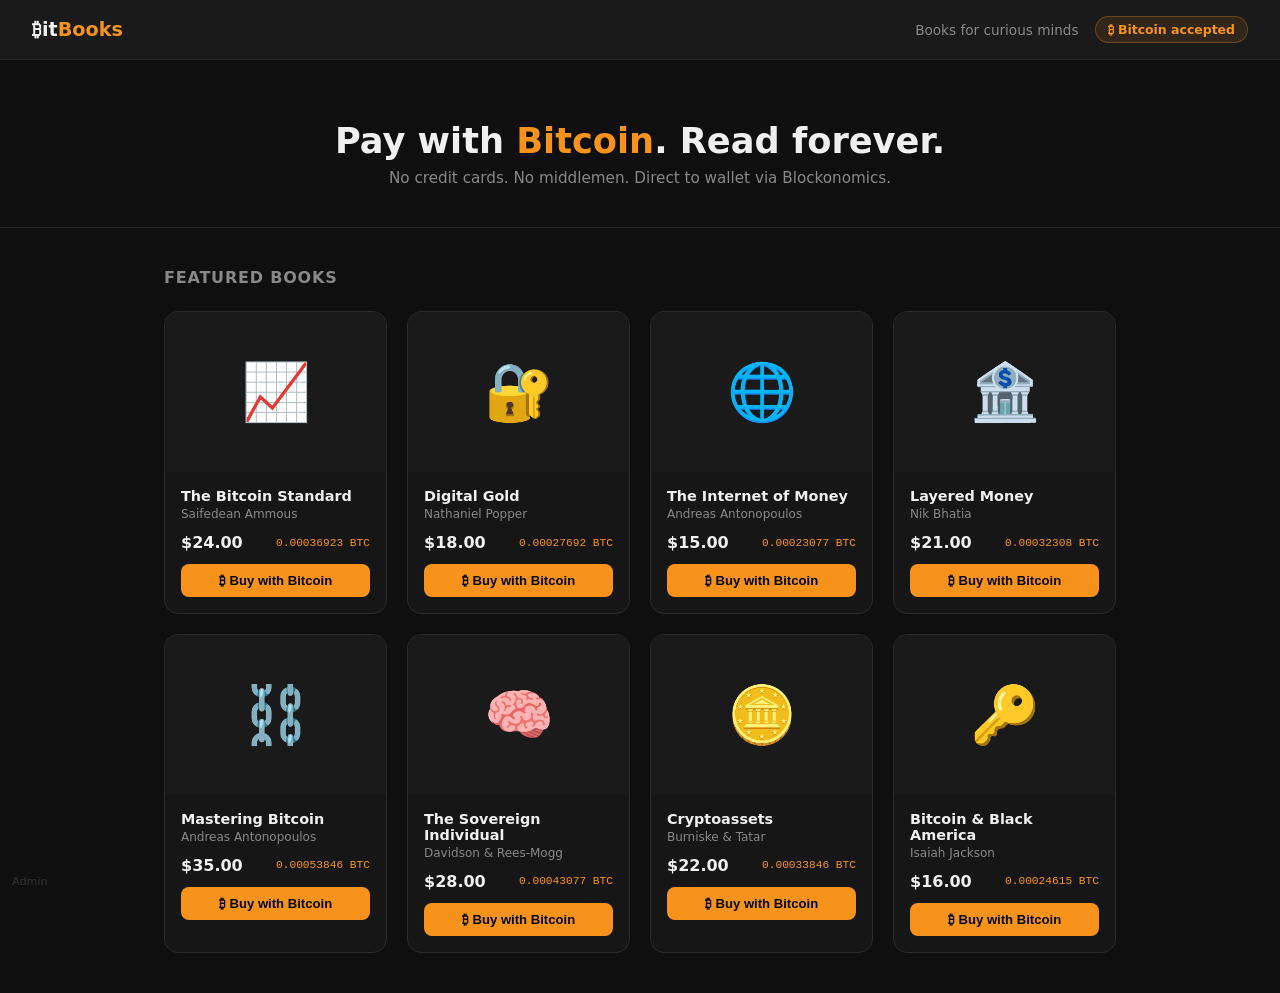
<file: merchant_demo/index.html>
<!DOCTYPE html>
<html lang="en">
<head>
  <meta charset="UTF-8"/>
  <meta name="viewport" content="width=device-width, initial-scale=1.0"/>
  <title>BitBooks — Pay with Bitcoin</title>
  <style>
    *, *::before, *::after { box-sizing: border-box; margin: 0; padding: 0; }

    :root {
      --bg: #0f0f0f; --surface: #1a1a1a; --card: #161616;
      --border: #2a2a2a; --orange: #f7931a; --text: #f0f0f0; --muted: #888;
    }

    body { font-family: system-ui, sans-serif; background: var(--bg); color: var(--text); }

    /* NAV */
    nav {
      display: flex; align-items: center; justify-content: space-between;
      padding: 0 2rem; height: 60px;
      background: var(--surface); border-bottom: 1px solid var(--border);
    }
    .logo { font-size: 1.2rem; font-weight: 800; }
    .logo span { color: var(--orange); }
    .nav-right { display: flex; align-items: center; gap: 1rem; font-size: 0.85rem; color: var(--muted); }
    .btc-badge {
      display: flex; align-items: center; gap: 0.4rem;
      padding: 0.3rem 0.75rem; border-radius: 100px;
      background: rgba(247,147,26,0.1); border: 1px solid rgba(247,147,26,0.3);
      color: var(--orange); font-size: 0.78rem; font-weight: 600;
    }

    /* HERO */
    .hero {
      text-align: center; padding: 60px 1.5rem 40px;
      border-bottom: 1px solid var(--border);
    }
    .hero h1 { font-size: 2.2rem; font-weight: 800; margin-bottom: 0.5rem; }
    .hero h1 span { color: var(--orange); }
    .hero p { color: var(--muted); font-size: 0.95rem; }

    /* BOOKS GRID */
    .books-section { max-width: 1000px; margin: 0 auto; padding: 2.5rem 1.5rem; }
    .books-section h2 { font-size: 1rem; font-weight: 600; color: var(--muted); margin-bottom: 1.5rem; letter-spacing: 0.05em; text-transform: uppercase; }
    .books-grid { display: grid; grid-template-columns: repeat(auto-fill, minmax(220px, 1fr)); gap: 1.25rem; }

    .book-card {
      background: var(--card); border: 1px solid var(--border);
      border-radius: 14px; overflow: hidden;
      transition: border-color 0.15s, transform 0.15s;
    }
    .book-card:hover { border-color: var(--orange); transform: translateY(-2px); }

    .book-cover {
      height: 160px; display: flex; align-items: center; justify-content: center;
      font-size: 3.5rem; background: var(--surface);
    }
    .book-info { padding: 1rem; }
    .book-title { font-size: 0.9rem; font-weight: 700; margin-bottom: 0.2rem; }
    .book-author { font-size: 0.75rem; color: var(--muted); margin-bottom: 0.75rem; }
    .book-price {
      display: flex; align-items: center; justify-content: space-between;
      margin-bottom: 0.75rem;
    }
    .price-usd { font-size: 1rem; font-weight: 700; color: var(--text); }
    .price-btc { font-size: 0.7rem; color: var(--orange); font-family: monospace; }
    .buy-btn {
      width: 100%; padding: 0.55rem; border: none; border-radius: 8px;
      background: var(--orange); color: #000; font-weight: 700;
      font-size: 0.82rem; cursor: pointer; transition: background 0.15s;
    }
    .buy-btn:hover { background: #e07d10; }

    /* MODAL */
    .overlay {
      display: none; position: fixed; inset: 0; z-index: 200;
      background: rgba(0,0,0,0.75); align-items: center; justify-content: center;
    }
    .overlay.open { display: flex; }
    .modal {
      background: var(--card); border: 1px solid var(--border);
      border-radius: 20px; padding: 2rem; width: 100%; max-width: 420px; margin: 1rem;
    }
    .modal h3 { font-size: 1.1rem; font-weight: 700; margin-bottom: 0.4rem; }
    .modal .sub { font-size: 0.82rem; color: var(--muted); margin-bottom: 1.5rem; }

    .pay-amount {
      background: var(--surface); border-radius: 12px; padding: 1rem;
      margin-bottom: 1.25rem; text-align: center;
    }
    .pay-amount .btc-val { font-size: 1.6rem; font-weight: 800; color: var(--orange); font-family: monospace; }
    .pay-amount .usd-val { font-size: 0.8rem; color: var(--muted); margin-top: 0.25rem; }

    .addr-label { font-size: 0.75rem; color: var(--muted); margin-bottom: 0.4rem; }
    .addr-box {
      display: flex; align-items: center; gap: 0.5rem;
      background: var(--surface); border: 1px solid var(--border);
      border-radius: 8px; padding: 0.6rem 0.75rem; margin-bottom: 1.25rem;
    }
    .addr-box code { font-size: 0.72rem; color: var(--text); flex: 1; word-break: break-all; font-family: monospace; }
    .copy-btn {
      background: var(--border); border: none; border-radius: 6px;
      padding: 0.3rem 0.6rem; color: var(--muted); font-size: 0.72rem; cursor: pointer;
      white-space: nowrap;
    }
    .copy-btn:hover { background: var(--orange); color: #000; }

    .qr-placeholder {
      width: 120px; height: 120px; margin: 0 auto 1.25rem;
      background: white; border-radius: 8px; display: flex; align-items: center;
      justify-content: center; font-size: 0.65rem; color: #999;
    }

    .status-row {
      display: flex; align-items: center; gap: 0.5rem;
      font-size: 0.8rem; color: var(--muted); margin-bottom: 1.25rem;
    }
    .status-dot { width: 8px; height: 8px; border-radius: 50%; background: var(--orange); animation: pulse 1.5s infinite; }
    @keyframes pulse { 0%,100%{opacity:1} 50%{opacity:0.3} }

    .close-btn {
      width: 100%; padding: 0.65rem; border: 1px solid var(--border);
      border-radius: 10px; background: transparent; color: var(--muted);
      font-size: 0.85rem; cursor: pointer;
    }
    .close-btn:hover { border-color: var(--muted); color: var(--text); }

    /* Blocko Agent widget hint */
    .agent-hint {
      position: fixed; bottom: 80px; right: 20px;
      background: var(--surface); border: 1px solid var(--border);
      border-radius: 10px; padding: 0.6rem 0.9rem;
      font-size: 0.72rem; color: var(--muted); max-width: 180px; text-align: center;
      pointer-events: none;
    }
    .agent-hint strong { color: var(--orange); display: block; margin-bottom: 2px; }
  </style>
</head>
<body>

<nav>
  <div class="logo">₿it<span>Books</span></div>
  <div class="nav-right">
    <span>Books for curious minds</span>
    <div class="btc-badge">₿ Bitcoin accepted</div>
  </div>
</nav>

<div class="hero">
  <h1>Pay with <span>Bitcoin</span>. Read forever.</h1>
  <p>No credit cards. No middlemen. Direct to wallet via Blockonomics.</p>
</div>

<div class="books-section">
  <h2>Featured Books</h2>
  <div class="books-grid" id="grid"></div>
</div>

<!-- Payment Modal -->
<div class="overlay" id="overlay">
  <div class="modal">
    <h3 id="modal-title">Pay with Bitcoin</h3>
    <p class="sub" id="modal-sub">Send the exact amount to the address below</p>

    <div class="pay-amount">
      <div class="btc-val" id="modal-btc">0.00042000 BTC</div>
      <div class="usd-val" id="modal-usd">≈ $27.00 USD</div>
    </div>

    <div class="qr-placeholder">QR Code</div>

    <p class="addr-label">Bitcoin address (generated by Blockonomics)</p>
    <div class="addr-box">
      <code id="modal-addr">bc1qxy2kgdygjrsqtzq2n0yrf2493p83kkfjhx0wlh</code>
      <button class="copy-btn" onclick="copyAddr()">Copy</button>
    </div>

    <div class="status-row">
      <div class="status-dot"></div>
      Waiting for payment · 2 confirmations required
    </div>

    <button class="close-btn" onclick="closeModal()">Cancel</button>
  </div>
</div>

<!-- Admin dashboard link (hidden from customers) -->
<a href="admin.html" style="position:fixed;bottom:12px;left:12px;font-size:0.7rem;color:#333;text-decoration:none;">Admin</a>

<script>
  const BOOKS = [
    { emoji: "📈", title: "The Bitcoin Standard", author: "Saifedean Ammous", usd: 24 },
    { emoji: "🔐", title: "Digital Gold", author: "Nathaniel Popper", usd: 18 },
    { emoji: "🌐", title: "The Internet of Money", author: "Andreas Antonopoulos", usd: 15 },
    { emoji: "🏦", title: "Layered Money", author: "Nik Bhatia", usd: 21 },
    { emoji: "⛓️", title: "Mastering Bitcoin", author: "Andreas Antonopoulos", usd: 35 },
    { emoji: "🧠", title: "The Sovereign Individual", author: "Davidson & Rees-Mogg", usd: 28 },
    { emoji: "🪙", title: "Cryptoassets", author: "Burniske & Tatar", usd: 22 },
    { emoji: "🔑", title: "Bitcoin & Black America", author: "Isaiah Jackson", usd: 16 },
  ];

  // Fake BTC price for demo
  const BTC_PRICE = 65000;

  function satsToBtc(usd) {
    return (usd / BTC_PRICE).toFixed(8);
  }

  const grid = document.getElementById('grid');
  BOOKS.forEach(book => {
    const btc = satsToBtc(book.usd);
    grid.innerHTML += `
      <div class="book-card">
        <div class="book-cover">${book.emoji}</div>
        <div class="book-info">
          <div class="book-title">${book.title}</div>
          <div class="book-author">${book.author}</div>
          <div class="book-price">
            <span class="price-usd">$${book.usd}.00</span>
            <span class="price-btc">${btc} BTC</span>
          </div>
          <button class="buy-btn" onclick="openModal('${book.title}', ${book.usd}, '${btc}')">
            ₿ Buy with Bitcoin
          </button>
        </div>
      </div>`;
  });

  function openModal(title, usd, btc) {
    document.getElementById('modal-title').textContent = title;
    document.getElementById('modal-btc').textContent = btc + ' BTC';
    document.getElementById('modal-usd').textContent = '≈ $' + usd + '.00 USD';
    document.getElementById('overlay').classList.add('open');
  }

  function closeModal() {
    document.getElementById('overlay').classList.remove('open');
  }

  function copyAddr() {
    const addr = document.getElementById('modal-addr').textContent;
    navigator.clipboard.writeText(addr);
    document.querySelector('.copy-btn').textContent = 'Copied!';
    setTimeout(() => document.querySelector('.copy-btn').textContent = 'Copy', 1500);
  }

  document.getElementById('overlay').addEventListener('click', (e) => {
    if (e.target === document.getElementById('overlay')) closeModal();
  });
</script>

<script src="http://localhost:8000/embed.js" data-api="http://localhost:8000" data-merchant="aadyanthaya05@gmail.com" data-token="c3ab8f6c8aa4fe56d88366c77681168db8c2b4262dc3e23adc9d5ce664ca5df8" data-position="bottom-right" data-label="Assistant"></script>
</body>
</html>
</file>
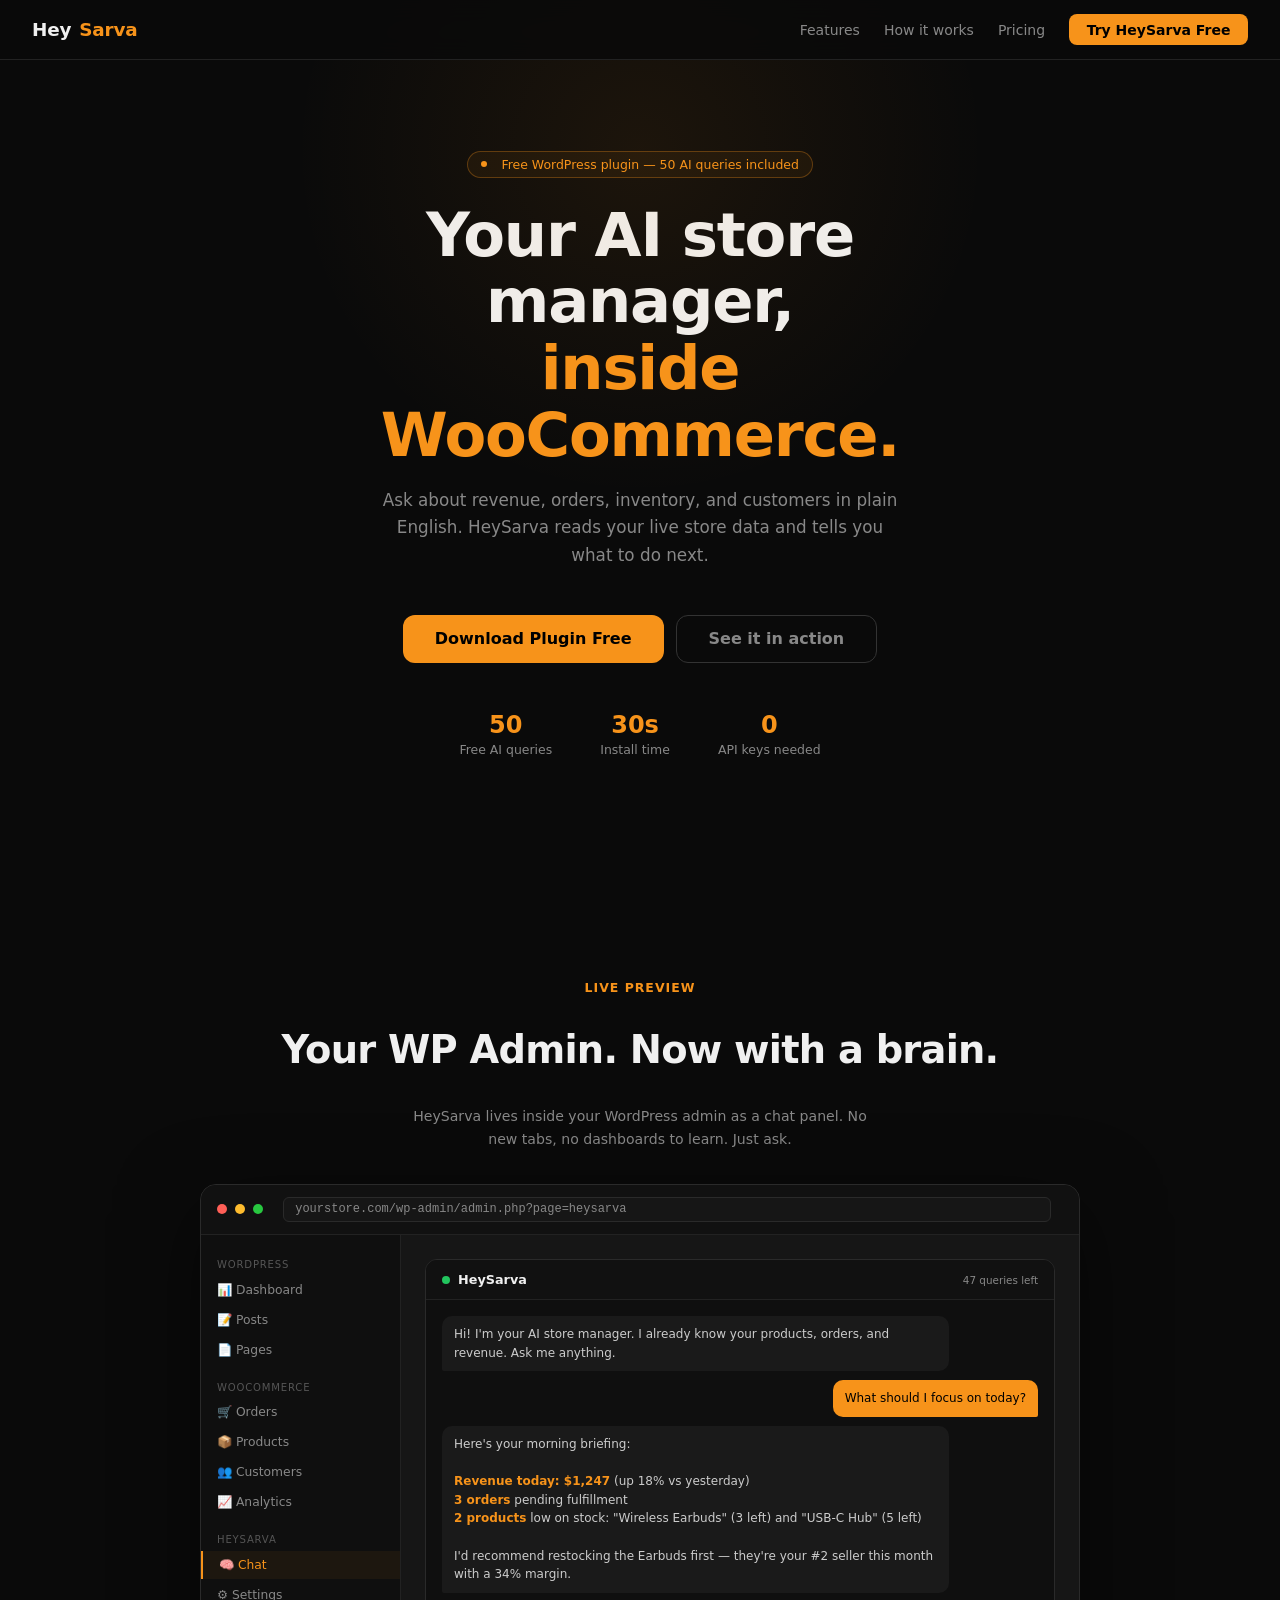
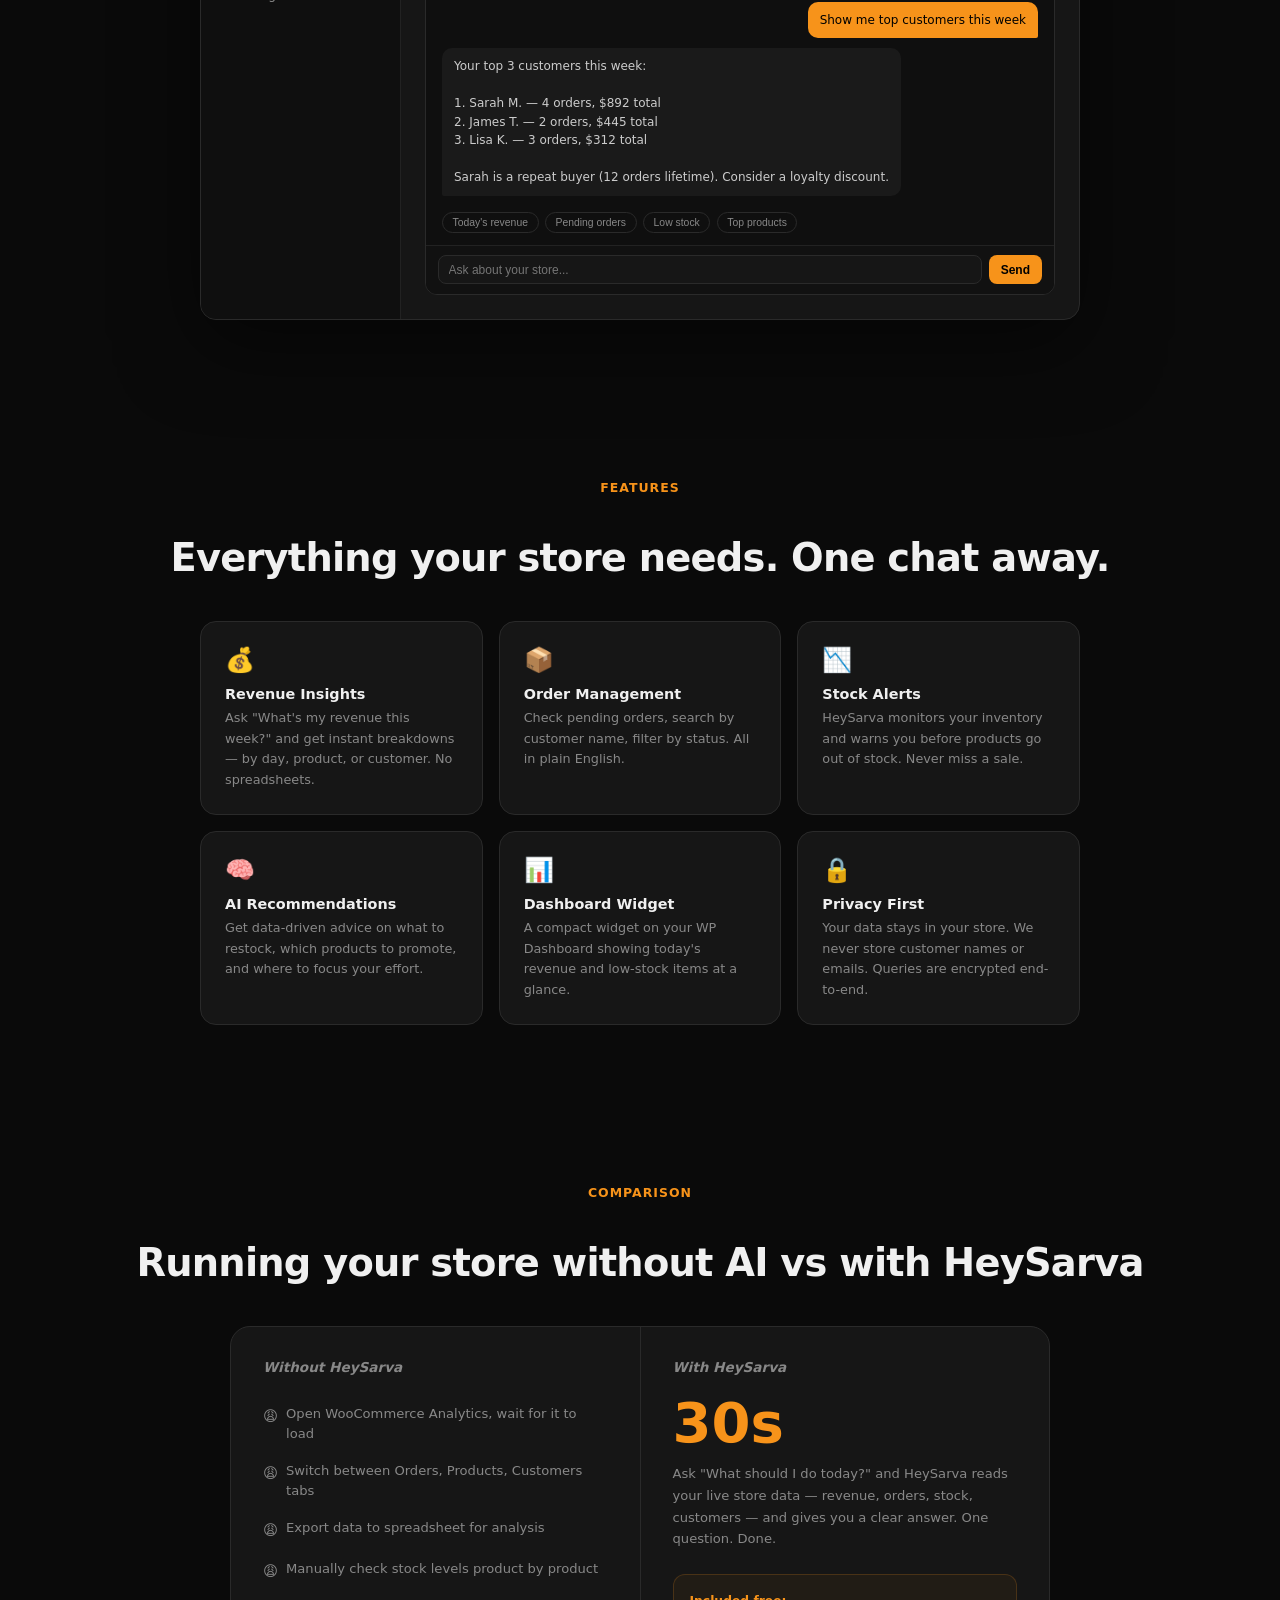
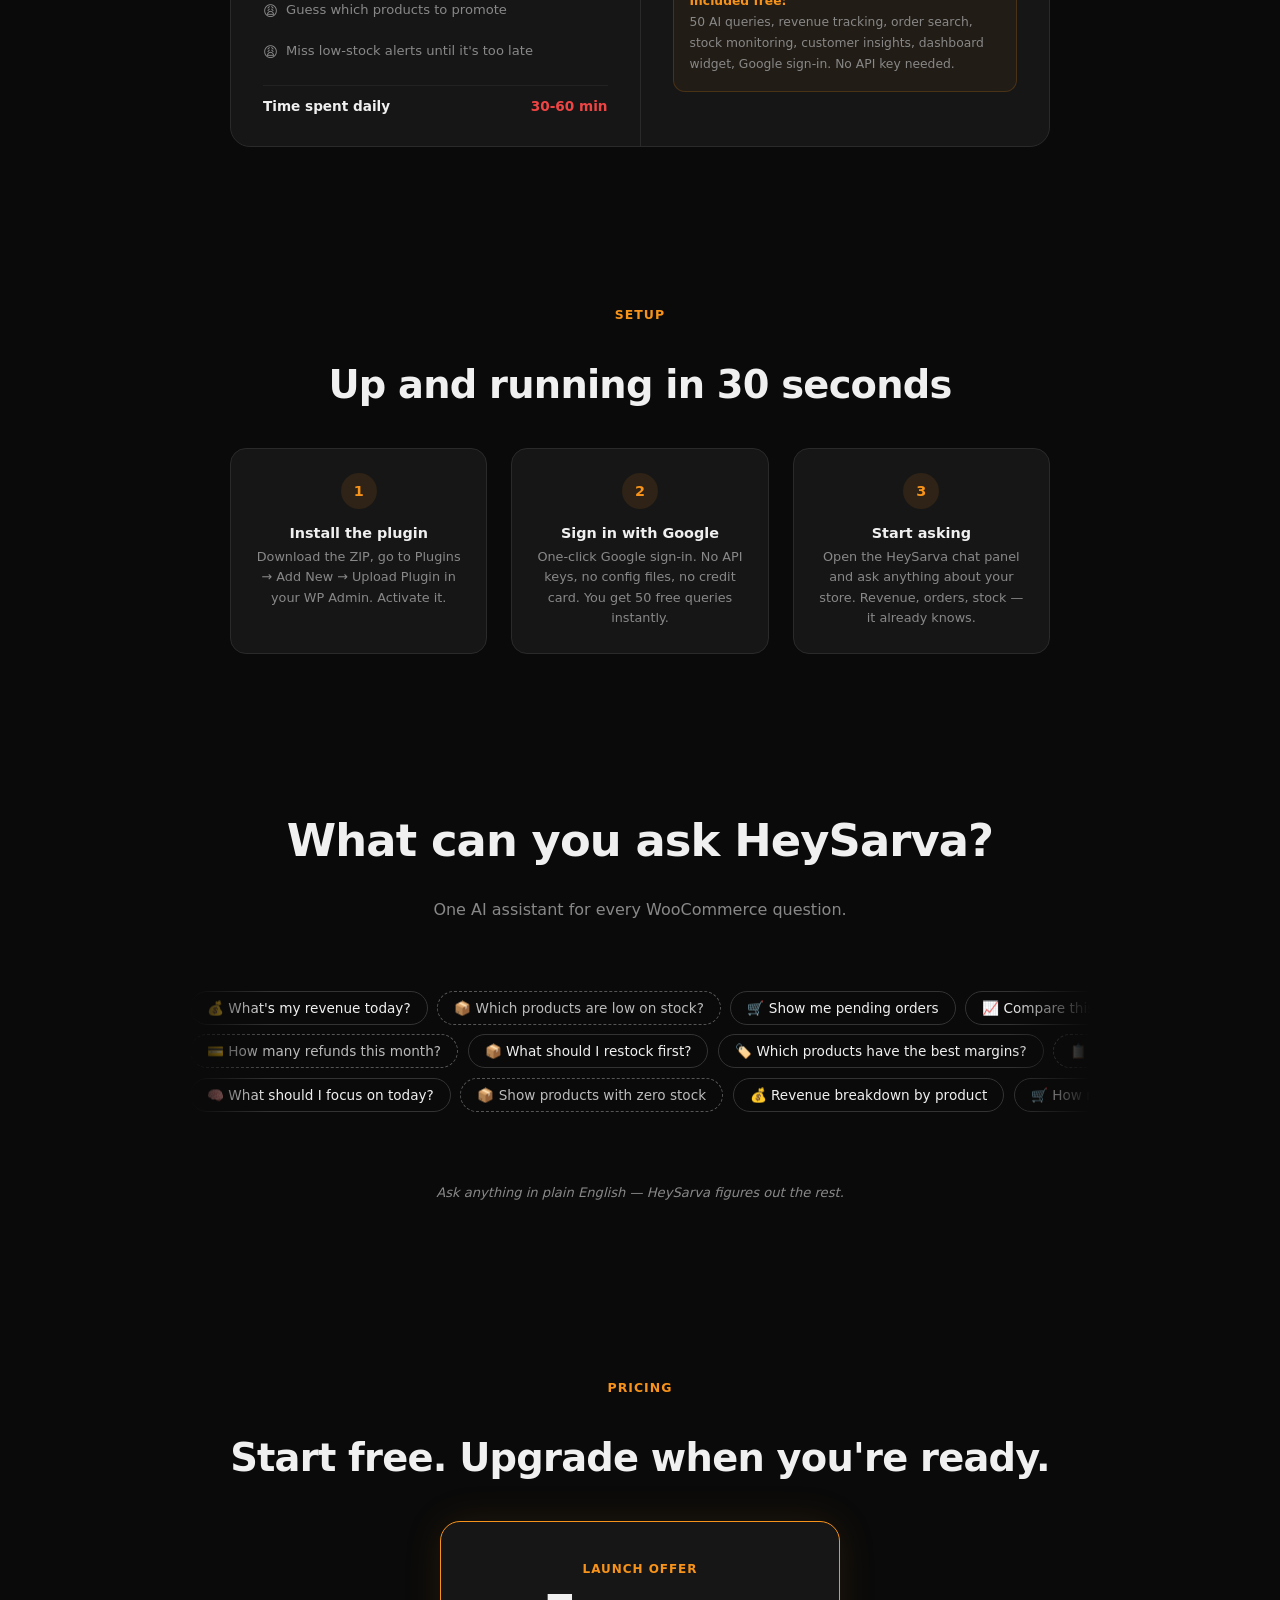
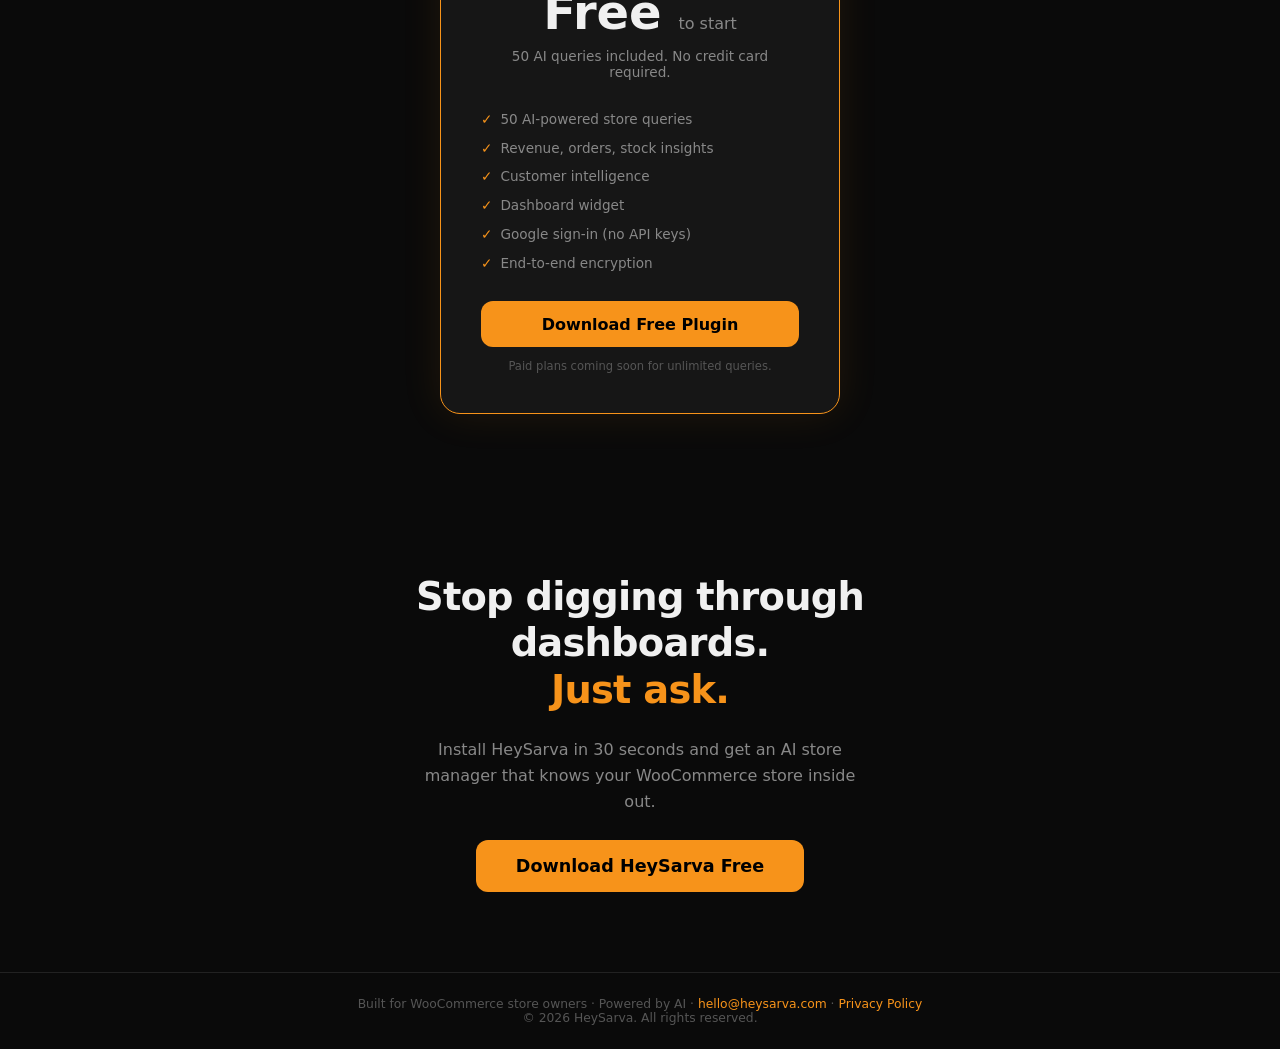
<file: static/index.html>
<!DOCTYPE html>
<html lang="en">
<head>
  <meta charset="UTF-8"/>
  <meta name="viewport" content="width=device-width, initial-scale=1.0"/>
  <title>HeySarva — Your AI Store Manager, Inside WooCommerce</title>
  <meta name="description" content="HeySarva is an AI store manager that lives inside your WooCommerce admin. Ask about revenue, orders, stock, and get instant answers."/>
  <link rel="icon" href="data:image/svg+xml,<svg xmlns='http://www.w3.org/2000/svg' viewBox='0 0 100 100'><text y='.9em' font-size='90'>🧠</text></svg>"/>
  <!-- Google tag (gtag.js) -->
  <script async src="https://www.googletagmanager.com/gtag/js?id=G-2QM940ZPPK"></script>
  <script>
    window.dataLayer = window.dataLayer || [];
    function gtag(){dataLayer.push(arguments);}
    gtag('js', new Date());
    gtag('config', 'G-2QM940ZPPK');
  </script>
  <style>
    *, *::before, *::after { box-sizing: border-box; margin: 0; padding: 0; }

    :root {
      --bg:       #0a0a0a;
      --surface:  #111111;
      --card:     #161616;
      --border:   #222222;
      --border2:  #2a2a2a;
      --orange:   #f7931a;
      --orange2:  #e07d10;
      --text:     #f0f0f0;
      --muted:    #888;
      --muted2:   #555;
      --green:    #22c55e;
    }

    html { scroll-behavior: smooth; }

    body {
      font-family: system-ui, -apple-system, 'Segoe UI', sans-serif;
      background: var(--bg);
      color: var(--text);
      min-height: 100vh;
      overflow-x: hidden;
    }

    /* ── NAV ──────────────────────────────────────────────────── */
    nav {
      position: fixed; top: 0; left: 0; right: 0; z-index: 100;
      display: flex; align-items: center; justify-content: space-between;
      padding: 0 2rem;
      height: 60px;
      background: rgba(10,10,10,0.85);
      backdrop-filter: blur(12px);
      border-bottom: 1px solid var(--border);
    }
    .nav-logo {
      display: flex; align-items: center; gap: 0.5rem;
      font-size: 1.15rem; font-weight: 800; color: var(--text);
      text-decoration: none; letter-spacing: -0.01em;
    }
    .nav-logo span { color: var(--orange); }
    .nav-links { display: flex; align-items: center; gap: 1.5rem; }
    .nav-links a {
      font-size: 0.875rem; color: var(--muted);
      text-decoration: none; transition: color 0.15s;
    }
    .nav-links a:hover { color: var(--text); }
    .nav-cta {
      font-size: 0.875rem; font-weight: 600;
      padding: 0.45rem 1.1rem; border-radius: 8px;
      background: var(--orange); color: #000 !important;
      text-decoration: none !important; transition: background 0.15s;
    }
    .nav-cta:hover { background: var(--orange2); }

    /* ── HERO ────────────────────────────────────────────────── */
    #hero {
      min-height: 100vh;
      display: flex; flex-direction: column;
      align-items: center; justify-content: center;
      padding: 100px 1.5rem 60px;
      position: relative;
      overflow: hidden;
    }
    #hero::before {
      content: '';
      position: absolute; top: -200px; left: 50%; transform: translateX(-50%);
      width: 700px; height: 700px;
      background: radial-gradient(circle, rgba(247,147,26,0.08) 0%, transparent 70%);
      pointer-events: none;
    }

    .hero-badge {
      display: inline-flex; align-items: center; gap: 0.4rem;
      font-size: 0.78rem; font-weight: 500;
      padding: 0.3rem 0.8rem; border-radius: 100px;
      border: 1px solid rgba(247,147,26,0.3);
      color: var(--orange); background: rgba(247,147,26,0.06);
      margin-bottom: 1.5rem;
    }
    .hero-badge .dot { width: 6px; height: 6px; border-radius: 50%; background: var(--orange); display:inline-block; }

    .hero-title {
      font-size: clamp(2.2rem, 5vw, 3.8rem);
      font-weight: 800;
      text-align: center;
      line-height: 1.1;
      letter-spacing: -0.02em;
      max-width: 720px;
      margin-bottom: 1.1rem;
    }
    .hero-title span { color: var(--orange); }

    .hero-sub {
      font-size: 1.05rem; color: var(--muted);
      text-align: center; max-width: 520px;
      line-height: 1.65; margin-bottom: 2.8rem;
    }

    .hero-buttons { display: flex; gap: 0.75rem; flex-wrap: wrap; justify-content: center; }

    .btn-primary {
      padding: 0.85rem 2rem; border: none; border-radius: 12px;
      background: var(--orange); color: #000 !important;
      font-size: 1rem; font-weight: 700; cursor: pointer;
      transition: background 0.15s, transform 0.1s;
      text-decoration: none !important; display: inline-flex; align-items: center; gap: 0.5rem;
    }
    .btn-primary:hover { background: var(--orange2); transform: translateY(-1px); }

    .btn-secondary {
      padding: 0.85rem 2rem; border: 1px solid #333; border-radius: 12px;
      background: transparent; color: var(--muted);
      font-size: 1rem; font-weight: 600; cursor: pointer;
      transition: all 0.15s; text-decoration: none;
      display: inline-flex; align-items: center; gap: 0.5rem;
    }
    .btn-secondary:hover { border-color: #555; color: var(--text); }

    /* ── STATS BAR ───────────────────────────────────────────── */
    .stats-bar {
      display: flex; gap: 3rem; justify-content: center; flex-wrap: wrap;
      padding: 2rem 1.5rem; margin-top: 1rem;
    }
    .stat { text-align: center; }
    .stat-num { font-size: 1.5rem; font-weight: 800; color: var(--orange); }
    .stat-label { font-size: 0.78rem; color: var(--muted); margin-top: 0.2rem; }

    /* ── SECTIONS ─────────────────────────────────────────────── */
    .section-label {
      font-size: 0.78rem; font-weight: 600; letter-spacing: 0.08em;
      color: var(--orange); text-transform: uppercase; text-align: center;
    }
    .section-title {
      font-size: clamp(1.6rem, 3vw, 2.4rem); font-weight: 800;
      text-align: center; letter-spacing: -0.02em; line-height: 1.2;
    }

    /* ── PREVIEW ─────────────────────────────────────────────── */
    #preview {
      padding: 80px 1.5rem;
      display: flex; flex-direction: column; align-items: center; gap: 2rem;
    }
    .browser-mockup {
      width: 100%; max-width: 880px;
      background: var(--card); border: 1px solid var(--border2);
      border-radius: 16px; overflow: hidden;
      box-shadow: 0 24px 80px rgba(0,0,0,0.5);
    }
    .browser-bar {
      background: var(--surface); padding: 0.75rem 1rem;
      display: flex; align-items: center; gap: 0.5rem;
      border-bottom: 1px solid var(--border);
    }
    .bdot { width: 10px; height: 10px; border-radius: 50%; }
    .bd-r { background:#ff5f57; } .bd-y { background:#febc2e; } .bd-g { background:#28c840; }
    .browser-url {
      flex: 1; margin: 0 0.75rem;
      background: var(--card); border: 1px solid var(--border2);
      border-radius: 6px; padding: 0.3rem 0.7rem;
      font-size: 0.75rem; color: var(--muted); font-family: monospace;
    }
    .dash-body { display: flex; min-height: 440px; }
    .dash-sidebar {
      width: 200px; border-right: 1px solid var(--border);
      padding: 1rem 0; display: flex; flex-direction: column; gap: 0.1rem; flex-shrink: 0;
      background: #0f0f0f;
    }
    .ds-title { padding: 0.5rem 1rem 0.25rem; font-size: 0.63rem; text-transform: uppercase; letter-spacing: 0.08em; color: var(--muted2); }
    .ds-item { padding: 0.45rem 1rem; font-size: 0.77rem; color: var(--muted); display: flex; align-items: center; gap: 0.45rem; }
    .ds-item.active { color: var(--orange); background: rgba(247,147,26,0.06); border-left: 2px solid var(--orange); }
    .dash-main { flex: 1; padding: 1.5rem; position: relative; display: flex; flex-direction: column; gap: 1rem; }

    /* Chat mockup inside WP admin */
    .chat-mockup {
      background: #0f0f0f; border: 1px solid var(--border2); border-radius: 12px;
      overflow: hidden; flex: 1; display: flex; flex-direction: column;
    }
    .chat-header {
      padding: 0.75rem 1rem; background: var(--surface);
      border-bottom: 1px solid var(--border);
      display: flex; align-items: center; gap: 0.5rem;
    }
    .chat-header-dot { width: 8px; height: 8px; border-radius: 50%; background: var(--green); }
    .chat-header-title { font-size: 0.8rem; font-weight: 700; }
    .chat-header-sub { font-size: 0.65rem; color: var(--muted); margin-left: auto; }
    .chat-msgs { flex: 1; padding: 1rem; display: flex; flex-direction: column; gap: 0.6rem; overflow: hidden; }
    .chat-msg {
      padding: 0.55rem 0.75rem; border-radius: 10px;
      font-size: 0.75rem; line-height: 1.55; max-width: 85%;
    }
    .chat-msg.bot { background: #1a1a1a; color: #ccc; align-self: flex-start; border-bottom-left-radius: 2px; }
    .chat-msg.user { background: var(--orange); color: #000; align-self: flex-end; border-bottom-right-radius: 2px; font-weight: 500; }
    .chat-msg .highlight { color: var(--orange); font-weight: 600; }
    .chat-input {
      padding: 0.6rem 0.75rem; background: var(--surface); border-top: 1px solid var(--border);
      display: flex; gap: 0.4rem;
    }
    .chat-input input {
      flex: 1; background: var(--card); border: 1px solid var(--border2); border-radius: 8px;
      padding: 0.4rem 0.6rem; font-size: 0.75rem; color: var(--muted); outline: none;
    }
    .chat-input button {
      background: var(--orange); border: none; border-radius: 8px;
      padding: 0.4rem 0.75rem; font-size: 0.75rem; font-weight: 700; color: #000; cursor: pointer;
    }

    /* Quick action pills */
    .quick-actions { display: flex; gap: 0.4rem; flex-wrap: wrap; padding: 0 1rem 0.75rem; }
    .quick-pill {
      padding: 0.25rem 0.6rem; border: 1px solid var(--border2); border-radius: 100px;
      font-size: 0.65rem; color: var(--muted); background: transparent;
      cursor: pointer; transition: all 0.15s;
    }
    .quick-pill:hover { border-color: var(--orange); color: var(--text); }

    /* ── FEATURES GRID ──────────────────────────────────────── */
    #features {
      padding: 80px 1.5rem;
      display: flex; flex-direction: column; align-items: center; gap: 2.5rem;
    }
    .features-grid {
      display: grid; grid-template-columns: repeat(3, 1fr); gap: 1rem;
      width: 100%; max-width: 880px;
    }
    .feature-card {
      background: var(--card); border: 1px solid var(--border2); border-radius: 16px;
      padding: 1.5rem; transition: border-color 0.15s;
    }
    .feature-card:hover { border-color: var(--orange); }
    .feature-icon { font-size: 1.5rem; margin-bottom: 0.75rem; }
    .feature-title { font-size: 0.9rem; font-weight: 700; margin-bottom: 0.4rem; }
    .feature-desc { font-size: 0.8rem; color: var(--muted); line-height: 1.6; }

    /* ── COMPARISON ──────────────────────────────────────────── */
    #comparison {
      padding: 80px 1.5rem;
      display: flex; flex-direction: column; align-items: center; gap: 2.5rem;
    }
    .compare-grid {
      width: 100%; max-width: 820px;
      display: grid; grid-template-columns: 1fr 1px 1fr;
      background: var(--card); border: 1px solid var(--border2); border-radius: 20px; overflow: hidden;
    }
    .compare-col { padding: 2rem; }
    .compare-div { background: var(--border2); }
    .compare-col h3 { font-size: 0.85rem; color: var(--muted); margin-bottom: 1.25rem; font-style: italic; }
    .cmp-item {
      display: flex; align-items: flex-start; gap: 0.5rem;
      padding: 0.55rem 0; font-size: 0.82rem; color: var(--muted); line-height: 1.5;
    }
    .cmp-icon { flex-shrink: 0; font-size: 0.9rem; margin-top: 0.1rem; }
    .cmp-total {
      display: flex; justify-content: space-between; padding: 0.75rem 0 0;
      margin-top: 0.75rem; border-top: 1px solid var(--border);
      font-size: 0.85rem; font-weight: 700; color: var(--text);
    }
    .big-time { font-size: 3.5rem; font-weight: 900; color: var(--text); line-height: 1; margin: 0.5rem 0 0.75rem; }
    .big-desc { font-size: 0.82rem; color: var(--muted); line-height: 1.65; }

    /* ── USE CASES (scrolling tags) ─────────────────────────── */
    #usecases {
      padding: 80px 1.5rem 100px;
      display: flex; flex-direction: column; align-items: center; gap: 2rem;
    }
    .tags-wrap { width: 100%; max-width: 900px; overflow: hidden; position: relative; }
    .tags-wrap::before, .tags-wrap::after {
      content: ''; position: absolute; top: 0; bottom: 0; width: 80px; z-index: 2; pointer-events: none;
    }
    .tags-wrap::before { left: 0; background: linear-gradient(to right, var(--bg), transparent); }
    .tags-wrap::after  { right: 0; background: linear-gradient(to left,  var(--bg), transparent); }
    .trow { display: flex; gap: 0.6rem; width: max-content; margin-bottom: 0.6rem; }
    .trow.r1 { animation: sl 28s linear infinite; }
    .trow.r2 { animation: sr 34s linear infinite; }
    .trow.r3 { animation: sl 22s linear infinite; }
    @keyframes sl { from { transform: translateX(0) } to { transform: translateX(-50%) } }
    @keyframes sr { from { transform: translateX(-50%) } to { transform: translateX(0) } }
    .utag {
      display: inline-flex; align-items: center; gap: 0.5rem;
      padding: 0.5rem 1rem; border: 1px solid #333;
      border-radius: 100px; background: transparent;
      font-size: 0.85rem; color: var(--text); white-space: nowrap; font-weight: 500;
    }
    .utag.dash { border-style: dashed; border-color: #555; color: #bbb; }

    /* ── HOW IT WORKS ───────────────────────────────────────── */
    #how {
      padding: 80px 1.5rem;
      display: flex; flex-direction: column; align-items: center; gap: 2.5rem;
    }
    .steps {
      display: grid; grid-template-columns: repeat(3, 1fr); gap: 1.5rem;
      width: 100%; max-width: 820px;
    }
    .step {
      text-align: center; padding: 1.5rem;
      background: var(--card); border: 1px solid var(--border2); border-radius: 16px;
    }
    .step-num {
      display: inline-flex; align-items: center; justify-content: center;
      width: 36px; height: 36px; border-radius: 50%;
      background: rgba(247,147,26,0.1); color: var(--orange);
      font-size: 0.9rem; font-weight: 800; margin-bottom: 1rem;
    }
    .step-title { font-size: 0.9rem; font-weight: 700; margin-bottom: 0.4rem; }
    .step-desc { font-size: 0.8rem; color: var(--muted); line-height: 1.6; }

    /* ── PRICING ─────────────────────────────────────────────── */
    #pricing {
      padding: 80px 1.5rem;
      display: flex; flex-direction: column; align-items: center; gap: 2.5rem;
    }
    .pricing-card {
      background: var(--card); border: 1px solid var(--border2); border-radius: 20px;
      padding: 2.5rem; max-width: 400px; width: 100%; text-align: center;
    }
    .pricing-card.featured { border-color: var(--orange); box-shadow: 0 0 40px rgba(247,147,26,0.1); }
    .price-tag { font-size: 3rem; font-weight: 900; margin: 0.5rem 0; }
    .price-tag span { font-size: 1rem; font-weight: 500; color: var(--muted); }
    .price-label { font-size: 0.85rem; color: var(--muted); margin-bottom: 1.5rem; }
    .price-features { list-style: none; text-align: left; margin-bottom: 1.5rem; }
    .price-features li {
      padding: 0.4rem 0; font-size: 0.85rem; color: var(--muted);
      display: flex; align-items: center; gap: 0.5rem;
    }
    .price-features li::before { content: '✓'; color: var(--orange); font-weight: 700; }

    /* ── CTA SECTION ─────────────────────────────────────────── */
    #cta {
      padding: 80px 1.5rem;
      display: flex; flex-direction: column; align-items: center; gap: 1.5rem;
      text-align: center;
    }

    /* ── FOOTER ──────────────────────────────────────────────── */
    footer {
      border-top: 1px solid var(--border);
      padding: 1.5rem; text-align: center;
      font-size: 0.77rem; color: var(--muted2);
    }
    footer a { color: var(--orange); text-decoration: none; }

    /* ── RESPONSIVE ──────────────────────────────────────────── */
    @media (max-width: 768px) {
      .features-grid { grid-template-columns: 1fr; }
      .compare-grid { grid-template-columns: 1fr; }
      .compare-div { height: 1px; }
      .steps { grid-template-columns: 1fr; }
      .dash-sidebar { display: none; }
      .dash-body { min-height: 360px; }
      nav { padding: 0 1rem; }
      .nav-links a:not(.nav-cta) { display: none; }
      .stats-bar { gap: 1.5rem; }
    }
  </style>
</head>
<body>

<!-- NAV -->
<nav>
  <a href="#" class="nav-logo">Hey<span>Sarva</span></a>
  <div class="nav-links">
    <a href="#features">Features</a>
    <a href="#how">How it works</a>
    <a href="#pricing">Pricing</a>
    <a href="#cta" class="nav-cta">Try HeySarva Free</a>
  </div>
</nav>

<!-- HERO -->
<section id="hero">
  <div class="hero-badge">
    <span class="dot"></span>&nbsp; Free WordPress plugin — 50 AI queries included
  </div>

  <h1 class="hero-title">
    Your AI store manager,<br/><span>inside WooCommerce.</span>
  </h1>
  <p class="hero-sub">
    Ask about revenue, orders, inventory, and customers in plain English.
    HeySarva reads your live store data and tells you what to do next.
  </p>

  <div class="hero-buttons">
    <a href="/woo-ai-manager.zip" class="btn-primary" download>
      Download Plugin Free
    </a>
    <a href="#preview" class="btn-secondary">
      See it in action
    </a>
  </div>

  <div class="stats-bar">
    <div class="stat">
      <div class="stat-num">50</div>
      <div class="stat-label">Free AI queries</div>
    </div>
    <div class="stat">
      <div class="stat-num">30s</div>
      <div class="stat-label">Install time</div>
    </div>
    <div class="stat">
      <div class="stat-num">0</div>
      <div class="stat-label">API keys needed</div>
    </div>
  </div>
</section>

<!-- LIVE PREVIEW -->
<section id="preview">
  <p class="section-label">Live preview</p>
  <h2 class="section-title">Your WP Admin. Now with a brain.</h2>
  <p style="color:var(--muted);font-size:.88rem;text-align:center;max-width:480px;line-height:1.65;">
    HeySarva lives inside your WordPress admin as a chat panel. No new tabs, no dashboards to learn. Just ask.
  </p>

  <div class="browser-mockup">
    <div class="browser-bar">
      <div class="bdot bd-r"></div>
      <div class="bdot bd-y"></div>
      <div class="bdot bd-g"></div>
      <div class="browser-url">yourstore.com/wp-admin/admin.php?page=heysarva</div>
    </div>
    <div class="dash-body">
      <div class="dash-sidebar">
        <div class="ds-title">WordPress</div>
        <div class="ds-item">📊 Dashboard</div>
        <div class="ds-item">📝 Posts</div>
        <div class="ds-item">📄 Pages</div>
        <div class="ds-title" style="margin-top:0.5rem">WooCommerce</div>
        <div class="ds-item">🛒 Orders</div>
        <div class="ds-item">📦 Products</div>
        <div class="ds-item">👥 Customers</div>
        <div class="ds-item">📈 Analytics</div>
        <div class="ds-title" style="margin-top:0.5rem">HeySarva</div>
        <div class="ds-item active">🧠 Chat</div>
        <div class="ds-item">⚙️ Settings</div>
      </div>
      <div class="dash-main">
        <div class="chat-mockup">
          <div class="chat-header">
            <div class="chat-header-dot"></div>
            <span class="chat-header-title">HeySarva</span>
            <span class="chat-header-sub">47 queries left</span>
          </div>
          <div class="chat-msgs">
            <div class="chat-msg bot">Hi! I'm your AI store manager. I already know your products, orders, and revenue. Ask me anything.</div>
            <div class="chat-msg user">What should I focus on today?</div>
            <div class="chat-msg bot">
              Here's your morning briefing:<br/><br/>
              <span class="highlight">Revenue today: $1,247</span> (up 18% vs yesterday)<br/>
              <span class="highlight">3 orders</span> pending fulfillment<br/>
              <span class="highlight">2 products</span> low on stock: "Wireless Earbuds" (3 left) and "USB-C Hub" (5 left)<br/><br/>
              I'd recommend restocking the Earbuds first — they're your #2 seller this month with a 34% margin.
            </div>
            <div class="chat-msg user">Show me top customers this week</div>
            <div class="chat-msg bot">
              Your top 3 customers this week:<br/><br/>
              1. Sarah M. — 4 orders, $892 total<br/>
              2. James T. — 2 orders, $445 total<br/>
              3. Lisa K. — 3 orders, $312 total<br/><br/>
              Sarah is a repeat buyer (12 orders lifetime). Consider a loyalty discount.
            </div>
          </div>
          <div class="quick-actions">
            <button class="quick-pill">Today's revenue</button>
            <button class="quick-pill">Pending orders</button>
            <button class="quick-pill">Low stock</button>
            <button class="quick-pill">Top products</button>
          </div>
          <div class="chat-input">
            <input placeholder="Ask about your store..." readonly/>
            <button>Send</button>
          </div>
        </div>
      </div>
    </div>
  </div>
</section>

<!-- FEATURES -->
<section id="features">
  <p class="section-label">Features</p>
  <h2 class="section-title">Everything your store needs. One chat away.</h2>

  <div class="features-grid">
    <div class="feature-card">
      <div class="feature-icon">💰</div>
      <div class="feature-title">Revenue Insights</div>
      <div class="feature-desc">Ask "What's my revenue this week?" and get instant breakdowns — by day, product, or customer. No spreadsheets.</div>
    </div>
    <div class="feature-card">
      <div class="feature-icon">📦</div>
      <div class="feature-title">Order Management</div>
      <div class="feature-desc">Check pending orders, search by customer name, filter by status. All in plain English.</div>
    </div>
    <div class="feature-card">
      <div class="feature-icon">📉</div>
      <div class="feature-title">Stock Alerts</div>
      <div class="feature-desc">HeySarva monitors your inventory and warns you before products go out of stock. Never miss a sale.</div>
    </div>
    <div class="feature-card">
      <div class="feature-icon">🧠</div>
      <div class="feature-title">AI Recommendations</div>
      <div class="feature-desc">Get data-driven advice on what to restock, which products to promote, and where to focus your effort.</div>
    </div>
    <div class="feature-card">
      <div class="feature-icon">📊</div>
      <div class="feature-title">Dashboard Widget</div>
      <div class="feature-desc">A compact widget on your WP Dashboard showing today's revenue and low-stock items at a glance.</div>
    </div>
    <div class="feature-card">
      <div class="feature-icon">🔒</div>
      <div class="feature-title">Privacy First</div>
      <div class="feature-desc">Your data stays in your store. We never store customer names or emails. Queries are encrypted end-to-end.</div>
    </div>
  </div>
</section>

<!-- COMPARISON -->
<section id="comparison">
  <p class="section-label">Comparison</p>
  <h2 class="section-title">Running your store without AI vs with HeySarva</h2>

  <div class="compare-grid">
    <div class="compare-col">
      <h3>Without HeySarva</h3>
      <div class="cmp-item"><span class="cmp-icon">😩</span> Open WooCommerce Analytics, wait for it to load</div>
      <div class="cmp-item"><span class="cmp-icon">😩</span> Switch between Orders, Products, Customers tabs</div>
      <div class="cmp-item"><span class="cmp-icon">😩</span> Export data to spreadsheet for analysis</div>
      <div class="cmp-item"><span class="cmp-icon">😩</span> Manually check stock levels product by product</div>
      <div class="cmp-item"><span class="cmp-icon">😩</span> Guess which products to promote</div>
      <div class="cmp-item"><span class="cmp-icon">😩</span> Miss low-stock alerts until it's too late</div>
      <div class="cmp-total">
        <span>Time spent daily</span><span style="color:#ef4444;">30-60 min</span>
      </div>
    </div>
    <div class="compare-div"></div>
    <div class="compare-col">
      <h3>With HeySarva</h3>
      <div class="big-time" style="color:var(--orange);">30s</div>
      <div class="big-desc">
        Ask "What should I do today?" and HeySarva reads your live store data — revenue, orders, stock, customers — and gives you a clear answer. One question. Done.
      </div>
      <div style="margin-top:1.5rem;padding:1rem;background:rgba(247,147,26,0.05);border:1px solid rgba(247,147,26,0.18);border-radius:12px;font-size:0.77rem;color:var(--muted);line-height:1.7;">
        <strong style="color:var(--orange);">Included free:</strong><br/>
        50 AI queries, revenue tracking, order search, stock monitoring, customer insights, dashboard widget, Google sign-in. No API key needed.
      </div>
    </div>
  </div>
</section>

<!-- HOW IT WORKS -->
<section id="how">
  <p class="section-label">Setup</p>
  <h2 class="section-title">Up and running in 30 seconds</h2>

  <div class="steps">
    <div class="step">
      <div class="step-num">1</div>
      <div class="step-title">Install the plugin</div>
      <div class="step-desc">Download the ZIP, go to Plugins → Add New → Upload Plugin in your WP Admin. Activate it.</div>
    </div>
    <div class="step">
      <div class="step-num">2</div>
      <div class="step-title">Sign in with Google</div>
      <div class="step-desc">One-click Google sign-in. No API keys, no config files, no credit card. You get 50 free queries instantly.</div>
    </div>
    <div class="step">
      <div class="step-num">3</div>
      <div class="step-title">Start asking</div>
      <div class="step-desc">Open the HeySarva chat panel and ask anything about your store. Revenue, orders, stock — it already knows.</div>
    </div>
  </div>
</section>

<!-- USE CASES -->
<section id="usecases">
  <h2 class="section-title" style="font-size:clamp(1.8rem,3.5vw,2.8rem);">What can you ask HeySarva?</h2>
  <p style="color:var(--muted);font-size:1rem;text-align:center;margin-bottom:2.5rem;">One AI assistant for every WooCommerce question.</p>

  <div class="tags-wrap">
    <div class="trow r1">
      <div class="utag">💰 What's my revenue today?</div>
      <div class="utag dash">📦 Which products are low on stock?</div>
      <div class="utag">🛒 Show me pending orders</div>
      <div class="utag">📈 Compare this week vs last week</div>
      <div class="utag dash">👥 Who are my top customers?</div>
      <div class="utag">📊 What's my best-selling product?</div>
      <div class="utag">🔍 Find order #1234</div>
      <div class="utag dash">📉 Why did sales drop yesterday?</div>
      <div class="utag">💰 What's my revenue today?</div>
      <div class="utag dash">📦 Which products are low on stock?</div>
      <div class="utag">🛒 Show me pending orders</div>
      <div class="utag">📈 Compare this week vs last week</div>
      <div class="utag dash">👥 Who are my top customers?</div>
      <div class="utag">📊 What's my best-selling product?</div>
      <div class="utag">🔍 Find order #1234</div>
      <div class="utag dash">📉 Why did sales drop yesterday?</div>
    </div>
    <div class="trow r2">
      <div class="utag dash">💳 How many refunds this month?</div>
      <div class="utag">📦 What should I restock first?</div>
      <div class="utag">🏷️ Which products have the best margins?</div>
      <div class="utag dash">📋 List orders from Sarah M.</div>
      <div class="utag">💰 What's my 30-day revenue?</div>
      <div class="utag">📊 Average order value this month?</div>
      <div class="utag dash">🛒 Any failed orders today?</div>
      <div class="utag">👥 How many new customers this week?</div>
      <div class="utag dash">💳 How many refunds this month?</div>
      <div class="utag">📦 What should I restock first?</div>
      <div class="utag">🏷️ Which products have the best margins?</div>
      <div class="utag dash">📋 List orders from Sarah M.</div>
      <div class="utag">💰 What's my 30-day revenue?</div>
      <div class="utag">📊 Average order value this month?</div>
      <div class="utag dash">🛒 Any failed orders today?</div>
      <div class="utag">👥 How many new customers this week?</div>
    </div>
    <div class="trow r3">
      <div class="utag">🧠 What should I focus on today?</div>
      <div class="utag dash">📦 Show products with zero stock</div>
      <div class="utag">💰 Revenue breakdown by product</div>
      <div class="utag">🛒 How many orders this week?</div>
      <div class="utag dash">📈 Is my store growing?</div>
      <div class="utag">👥 Who ordered the most this month?</div>
      <div class="utag">📊 Show me today's stats</div>
      <div class="utag dash">🔍 Search orders by product name</div>
      <div class="utag">🧠 What should I focus on today?</div>
      <div class="utag dash">📦 Show products with zero stock</div>
      <div class="utag">💰 Revenue breakdown by product</div>
      <div class="utag">🛒 How many orders this week?</div>
      <div class="utag dash">📈 Is my store growing?</div>
      <div class="utag">👥 Who ordered the most this month?</div>
      <div class="utag">📊 Show me today's stats</div>
      <div class="utag dash">🔍 Search orders by product name</div>
    </div>
  </div>

  <p style="font-size:0.82rem;color:var(--muted2);text-align:center;margin-top:2rem;font-style:italic;">
    <span style="color:var(--muted);">Ask anything in plain English — HeySarva figures out the rest.</span>
  </p>
</section>

<!-- PRICING -->
<section id="pricing">
  <p class="section-label">Pricing</p>
  <h2 class="section-title">Start free. Upgrade when you're ready.</h2>

  <div class="pricing-card featured">
    <div style="font-size:0.75rem;font-weight:600;color:var(--orange);text-transform:uppercase;letter-spacing:0.08em;">Launch offer</div>
    <div class="price-tag">Free <span>to start</span></div>
    <div class="price-label">50 AI queries included. No credit card required.</div>
    <ul class="price-features">
      <li>50 AI-powered store queries</li>
      <li>Revenue, orders, stock insights</li>
      <li>Customer intelligence</li>
      <li>Dashboard widget</li>
      <li>Google sign-in (no API keys)</li>
      <li>End-to-end encryption</li>
    </ul>
    <a href="/woo-ai-manager.zip" class="btn-primary" style="width:100%;justify-content:center;" download>
      Download Free Plugin
    </a>
    <p style="font-size:0.72rem;color:var(--muted2);margin-top:0.75rem;">Paid plans coming soon for unlimited queries.</p>
  </div>
</section>

<!-- FINAL CTA -->
<section id="cta">
  <h2 class="section-title" style="max-width:600px;">Stop digging through dashboards.<br/><span style="color:var(--orange);">Just ask.</span></h2>
  <p style="color:var(--muted);font-size:1rem;max-width:440px;line-height:1.65;">
    Install HeySarva in 30 seconds and get an AI store manager that knows your WooCommerce store inside out.
  </p>
  <a href="/woo-ai-manager.zip" class="btn-primary" style="font-size:1.1rem;padding:1rem 2.5rem;" download>
    Download HeySarva Free
  </a>
</section>

<footer>
  Built for WooCommerce store owners &middot; Powered by AI &middot;
  <a href="mailto:hello@heysarva.com">hello@heysarva.com</a> &middot;
  <a href="/privacy.html">Privacy Policy</a>
  <br/>&copy; 2026 HeySarva. All rights reserved.
</footer>

</body>
</html>
</file>
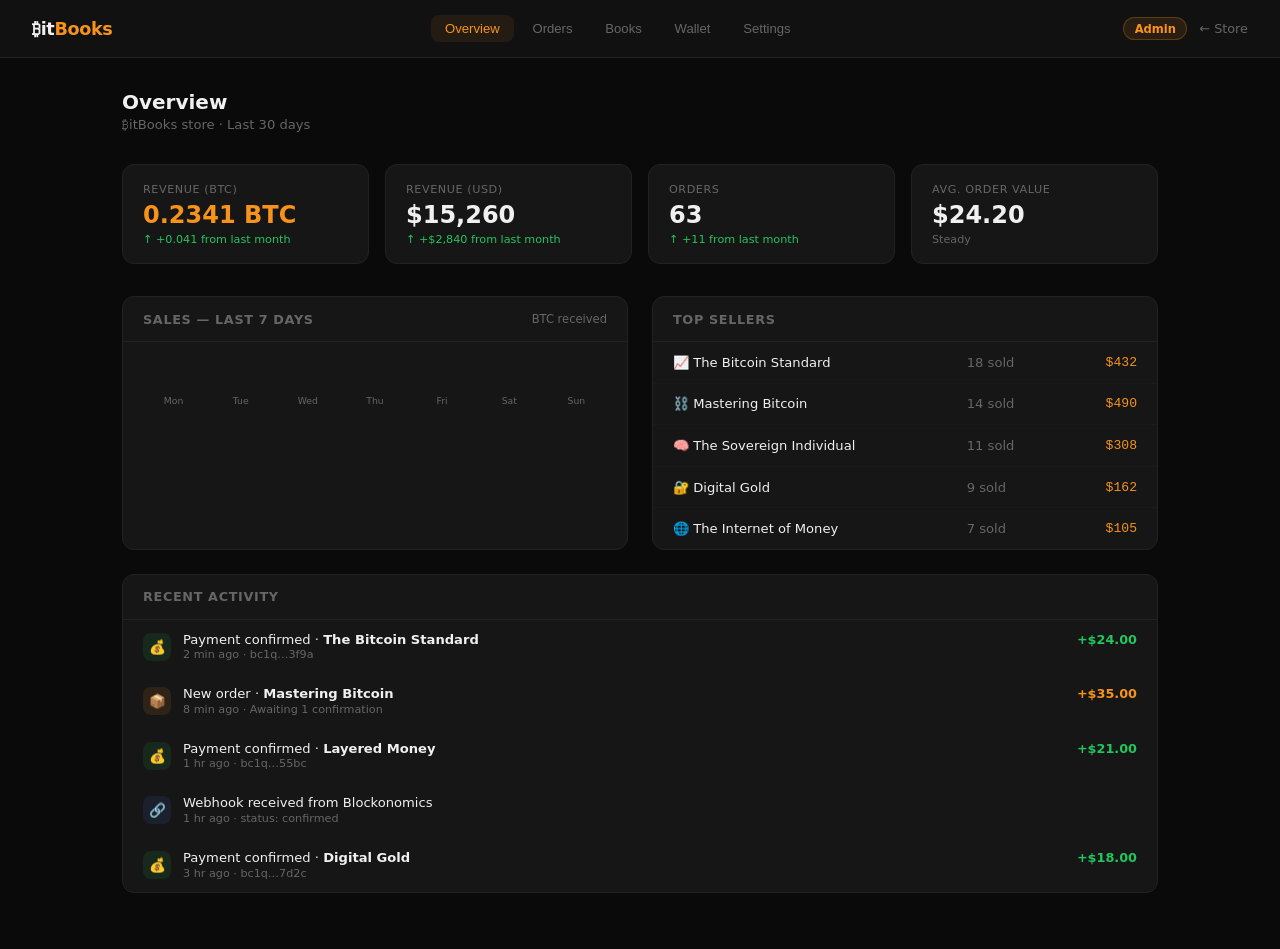
<file: merchant_demo/admin.html>
<!DOCTYPE html>
<html lang="en">
<head>
  <meta charset="UTF-8"/>
  <meta name="viewport" content="width=device-width, initial-scale=1.0"/>
  <title>₿itBooks — Admin</title>
  <style>
    *, *::before, *::after { box-sizing: border-box; margin: 0; padding: 0; }
    :root {
      --bg: #0a0a0a; --surface: #111; --card: #161616;
      --border: #222; --orange: #f7931a; --text: #f0f0f0; --muted: #666;
      --green: #22c55e; --red: #ef4444; --blue: #3b82f6;
    }
    body { font-family: system-ui, sans-serif; background: var(--bg); color: var(--text); min-height: 100vh; }

    /* NAV */
    nav {
      display: flex; align-items: center; justify-content: space-between;
      padding: 0 2rem; height: 58px;
      background: var(--surface); border-bottom: 1px solid var(--border);
      position: sticky; top: 0; z-index: 100;
    }
    .logo { font-size: 1.1rem; font-weight: 800; letter-spacing: -0.02em; }
    .logo span { color: var(--orange); }
    .nav-center { display: flex; gap: 0.25rem; }
    .nav-tab {
      padding: 0.4rem 0.9rem; border-radius: 8px; font-size: 0.82rem;
      color: var(--muted); cursor: pointer; border: none; background: none;
      transition: all 0.15s;
    }
    .nav-tab:hover { color: var(--text); background: rgba(255,255,255,0.04); }
    .nav-tab.active { color: var(--orange); background: rgba(247,147,26,0.08); }
    .nav-right { display: flex; align-items: center; gap: 0.75rem; }
    .admin-pill {
      padding: 0.2rem 0.65rem; border-radius: 100px; font-size: 0.72rem; font-weight: 600;
      background: rgba(247,147,26,0.1); border: 1px solid rgba(247,147,26,0.25); color: var(--orange);
    }
    .store-link { font-size: 0.8rem; color: var(--muted); text-decoration: none; }
    .store-link:hover { color: var(--text); }

    /* PAGES */
    .page { display: none; padding: 2rem; max-width: 1100px; margin: 0 auto; }
    .page.active { display: block; }

    /* PAGE HEADER */
    .page-header { margin-bottom: 2rem; }
    .page-header h1 { font-size: 1.25rem; font-weight: 700; margin-bottom: 0.2rem; }
    .page-header p { font-size: 0.82rem; color: var(--muted); }

    /* STATS ROW */
    .stats { display: grid; grid-template-columns: repeat(4, 1fr); gap: 1rem; margin-bottom: 2rem; }
    @media(max-width:700px){ .stats { grid-template-columns: 1fr 1fr; } }
    .stat-card {
      background: var(--card); border: 1px solid var(--border);
      border-radius: 12px; padding: 1.1rem 1.25rem;
    }
    .stat-label { font-size: 0.7rem; color: var(--muted); margin-bottom: 0.35rem; text-transform: uppercase; letter-spacing: 0.05em; }
    .stat-value { font-size: 1.5rem; font-weight: 800; }
    .stat-value.orange { color: var(--orange); }
    .stat-sub { font-size: 0.7rem; color: var(--green); margin-top: 0.2rem; }
    .stat-sub.neutral { color: var(--muted); }

    /* CARDS & TABLES */
    .card {
      background: var(--card); border: 1px solid var(--border);
      border-radius: 12px; overflow: hidden; margin-bottom: 1.5rem;
    }
    .card-header {
      display: flex; align-items: center; justify-content: space-between;
      padding: 0.9rem 1.25rem; border-bottom: 1px solid var(--border);
    }
    .card-title { font-size: 0.8rem; font-weight: 600; color: var(--muted); text-transform: uppercase; letter-spacing: 0.05em; }
    table { width: 100%; border-collapse: collapse; font-size: 0.82rem; }
    th { padding: 0.7rem 1.25rem; text-align: left; color: var(--muted); font-weight: 500; font-size: 0.75rem; border-bottom: 1px solid var(--border); }
    td { padding: 0.8rem 1.25rem; border-bottom: 1px solid #1a1a1a; }
    tr:last-child td { border-bottom: none; }
    tr:hover td { background: rgba(255,255,255,0.015); }
    .mono { font-family: monospace; color: var(--text); }
    .muted { color: var(--muted); }

    /* BADGES */
    .badge { display: inline-flex; align-items: center; gap: 0.3rem; padding: 0.18rem 0.6rem; border-radius: 100px; font-size: 0.68rem; font-weight: 600; }
    .badge-green { background: rgba(34,197,94,0.1); color: var(--green); }
    .badge-orange { background: rgba(247,147,26,0.1); color: var(--orange); }
    .badge-muted { background: rgba(150,150,150,0.1); color: var(--muted); }
    .badge-red { background: rgba(239,68,68,0.1); color: var(--red); }
    .dot { width: 6px; height: 6px; border-radius: 50%; background: currentColor; }

    /* GRID 2-COL */
    .grid2 { display: grid; grid-template-columns: 1fr 1fr; gap: 1.5rem; }
    @media(max-width:700px){ .grid2 { grid-template-columns: 1fr; } }

    /* BOOKS GRID */
    .books-grid { display: grid; grid-template-columns: repeat(auto-fill, minmax(200px, 1fr)); gap: 1rem; padding: 1.25rem; }
    .book-item {
      background: var(--surface); border: 1px solid var(--border);
      border-radius: 10px; padding: 1rem; display: flex; flex-direction: column; gap: 0.5rem;
    }
    .book-emoji { font-size: 2rem; }
    .book-name { font-size: 0.82rem; font-weight: 600; }
    .book-author-sm { font-size: 0.72rem; color: var(--muted); }
    .book-meta { display: flex; align-items: center; justify-content: space-between; margin-top: auto; padding-top: 0.5rem; border-top: 1px solid var(--border); }
    .book-price-sm { font-size: 0.8rem; font-weight: 700; color: var(--orange); }
    .book-sold { font-size: 0.7rem; color: var(--muted); }
    .stock-badge { display: inline-block; padding: 0.1rem 0.45rem; border-radius: 4px; font-size: 0.65rem; font-weight: 600; background: rgba(34,197,94,0.1); color: var(--green); }

    /* SETTINGS */
    .setting-group { margin-bottom: 2rem; }
    .setting-group-title { font-size: 0.72rem; font-weight: 600; text-transform: uppercase; letter-spacing: 0.07em; color: var(--muted); margin-bottom: 1rem; padding-bottom: 0.5rem; border-bottom: 1px solid var(--border); }
    .setting-row {
      display: flex; align-items: center; justify-content: space-between;
      padding: 0.85rem 0; border-bottom: 1px solid #151515;
    }
    .setting-row:last-child { border-bottom: none; }
    .setting-label { font-size: 0.85rem; font-weight: 500; }
    .setting-desc { font-size: 0.75rem; color: var(--muted); margin-top: 0.15rem; }
    .setting-val { font-size: 0.8rem; color: var(--muted); font-family: monospace; }
    .tag-pill {
      padding: 0.15rem 0.55rem; border-radius: 6px; font-size: 0.72rem;
      background: rgba(247,147,26,0.1); color: var(--orange); border: 1px solid rgba(247,147,26,0.2);
    }
    .toggle {
      width: 36px; height: 20px; border-radius: 100px; background: var(--green);
      position: relative; cursor: pointer; border: none; flex-shrink: 0;
    }
    .toggle::after {
      content:''; position: absolute; top: 3px; left: 18px;
      width: 14px; height: 14px; border-radius: 50%; background: white; transition: left 0.15s;
    }
    .toggle.off { background: var(--border); }
    .toggle.off::after { left: 3px; }

    /* OVERVIEW CHART BAR */
    .chart-bars { display: flex; align-items: flex-end; gap: 6px; height: 80px; padding: 1rem 1.25rem; }
    .bar-wrap { display: flex; flex-direction: column; align-items: center; gap: 4px; flex: 1; }
    .bar { width: 100%; border-radius: 4px 4px 0 0; background: rgba(247,147,26,0.3); transition: background 0.15s; cursor: pointer; }
    .bar:hover { background: var(--orange); }
    .bar-label { font-size: 0.58rem; color: var(--muted); }

    /* WALLET SECTION */
    .wallet-addr {
      font-family: monospace; font-size: 0.8rem; background: var(--surface);
      border: 1px solid var(--border); border-radius: 8px; padding: 0.65rem 1rem;
      color: var(--text); word-break: break-all;
    }
    .wallet-actions { display: flex; gap: 0.5rem; margin-top: 0.75rem; flex-wrap: wrap; }
    .btn-sm {
      padding: 0.4rem 0.85rem; border-radius: 8px; font-size: 0.78rem; font-weight: 600;
      cursor: pointer; border: none; transition: all 0.15s;
    }
    .btn-primary { background: var(--orange); color: #000; }
    .btn-primary:hover { background: #e07d10; }
    .btn-ghost { background: transparent; color: var(--muted); border: 1px solid var(--border); }
    .btn-ghost:hover { color: var(--text); border-color: var(--muted); }

    /* ACTIVITY FEED */
    .activity-item { display: flex; align-items: flex-start; gap: 0.75rem; padding: 0.75rem 1.25rem; border-bottom: 1px solid #151515; }
    .activity-item:last-child { border-bottom: none; }
    .activity-icon { width: 28px; height: 28px; border-radius: 8px; display: flex; align-items: center; justify-content: center; font-size: 0.85rem; flex-shrink: 0; margin-top: 1px; }
    .activity-icon.pay { background: rgba(34,197,94,0.1); }
    .activity-icon.order { background: rgba(247,147,26,0.1); }
    .activity-icon.sys { background: rgba(59,130,246,0.1); }
    .activity-body { flex: 1; }
    .activity-text { font-size: 0.82rem; }
    .activity-time { font-size: 0.7rem; color: var(--muted); margin-top: 0.1rem; }
    .activity-amount { font-size: 0.8rem; font-weight: 700; color: var(--green); }
  </style>
</head>
<body>

<nav>
  <div class="logo">₿it<span>Books</span></div>

  <div class="nav-center">
    <button class="nav-tab active" onclick="showPage('overview', this)">Overview</button>
    <button class="nav-tab" onclick="showPage('orders', this)">Orders</button>
    <button class="nav-tab" onclick="showPage('books', this)">Books</button>
    <button class="nav-tab" onclick="showPage('wallet', this)">Wallet</button>
    <button class="nav-tab" onclick="showPage('settings', this)">Settings</button>
  </div>

  <div class="nav-right">
    <span class="admin-pill">Admin</span>
    <a href="index.html" class="store-link">← Store</a>
  </div>
</nav>

<!-- ══ OVERVIEW ══════════════════════════════════════════════════════════════ -->
<div class="page active" id="page-overview">
  <div class="page-header">
    <h1>Overview</h1>
    <p>₿itBooks store · Last 30 days</p>
  </div>

  <div class="stats">
    <div class="stat-card">
      <div class="stat-label">Revenue (BTC)</div>
      <div class="stat-value orange">0.2341 BTC</div>
      <div class="stat-sub">↑ +0.041 from last month</div>
    </div>
    <div class="stat-card">
      <div class="stat-label">Revenue (USD)</div>
      <div class="stat-value">$15,260</div>
      <div class="stat-sub">↑ +$2,840 from last month</div>
    </div>
    <div class="stat-card">
      <div class="stat-label">Orders</div>
      <div class="stat-value">63</div>
      <div class="stat-sub">↑ +11 from last month</div>
    </div>
    <div class="stat-card">
      <div class="stat-label">Avg. order value</div>
      <div class="stat-value">$24.20</div>
      <div class="stat-sub neutral">Steady</div>
    </div>
  </div>

  <div class="grid2">
    <!-- Sales chart -->
    <div class="card">
      <div class="card-header">
        <span class="card-title">Sales — last 7 days</span>
        <span class="muted" style="font-size:0.72rem">BTC received</span>
      </div>
      <div class="chart-bars">
        <div class="bar-wrap"><div class="bar" style="height:40%" title="Mon"></div><div class="bar-label">Mon</div></div>
        <div class="bar-wrap"><div class="bar" style="height:65%" title="Tue"></div><div class="bar-label">Tue</div></div>
        <div class="bar-wrap"><div class="bar" style="height:30%" title="Wed"></div><div class="bar-label">Wed</div></div>
        <div class="bar-wrap"><div class="bar" style="height:80%" title="Thu"></div><div class="bar-label">Thu</div></div>
        <div class="bar-wrap"><div class="bar" style="height:55%" title="Fri"></div><div class="bar-label">Fri</div></div>
        <div class="bar-wrap"><div class="bar" style="height:90%" title="Sat"></div><div class="bar-label">Sat</div></div>
        <div class="bar-wrap"><div class="bar" style="height:45%" title="Sun"></div><div class="bar-label">Sun</div></div>
      </div>
    </div>

    <!-- Top books -->
    <div class="card">
      <div class="card-header"><span class="card-title">Top sellers</span></div>
      <table>
        <tbody>
          <tr><td>📈 The Bitcoin Standard</td><td class="muted">18 sold</td><td class="mono" style="text-align:right;color:var(--orange)">$432</td></tr>
          <tr><td>⛓️ Mastering Bitcoin</td><td class="muted">14 sold</td><td class="mono" style="text-align:right;color:var(--orange)">$490</td></tr>
          <tr><td>🧠 The Sovereign Individual</td><td class="muted">11 sold</td><td class="mono" style="text-align:right;color:var(--orange)">$308</td></tr>
          <tr><td>🔐 Digital Gold</td><td class="muted">9 sold</td><td class="mono" style="text-align:right;color:var(--orange)">$162</td></tr>
          <tr><td>🌐 The Internet of Money</td><td class="muted">7 sold</td><td class="mono" style="text-align:right;color:var(--orange)">$105</td></tr>
        </tbody>
      </table>
    </div>
  </div>

  <!-- Activity feed -->
  <div class="card">
    <div class="card-header"><span class="card-title">Recent Activity</span></div>
    <div class="activity-item">
      <div class="activity-icon pay">💰</div>
      <div class="activity-body">
        <div class="activity-text">Payment confirmed · <strong>The Bitcoin Standard</strong></div>
        <div class="activity-time">2 min ago · bc1q…3f9a</div>
      </div>
      <div class="activity-amount">+$24.00</div>
    </div>
    <div class="activity-item">
      <div class="activity-icon order">📦</div>
      <div class="activity-body">
        <div class="activity-text">New order · <strong>Mastering Bitcoin</strong></div>
        <div class="activity-time">8 min ago · Awaiting 1 confirmation</div>
      </div>
      <div class="activity-amount" style="color:var(--orange)">+$35.00</div>
    </div>
    <div class="activity-item">
      <div class="activity-icon pay">💰</div>
      <div class="activity-body">
        <div class="activity-text">Payment confirmed · <strong>Layered Money</strong></div>
        <div class="activity-time">1 hr ago · bc1q…55bc</div>
      </div>
      <div class="activity-amount">+$21.00</div>
    </div>
    <div class="activity-item">
      <div class="activity-icon sys">🔗</div>
      <div class="activity-body">
        <div class="activity-text">Webhook received from Blockonomics</div>
        <div class="activity-time">1 hr ago · status: confirmed</div>
      </div>
    </div>
    <div class="activity-item">
      <div class="activity-icon pay">💰</div>
      <div class="activity-body">
        <div class="activity-text">Payment confirmed · <strong>Digital Gold</strong></div>
        <div class="activity-time">3 hr ago · bc1q…7d2c</div>
      </div>
      <div class="activity-amount">+$18.00</div>
    </div>
  </div>
</div>

<!-- ══ ORDERS ════════════════════════════════════════════════════════════════ -->
<div class="page" id="page-orders">
  <div class="page-header">
    <h1>Orders</h1>
    <p>All customer orders and payment status</p>
  </div>

  <div class="stats">
    <div class="stat-card">
      <div class="stat-label">Total orders</div>
      <div class="stat-value">63</div>
    </div>
    <div class="stat-card">
      <div class="stat-label">Confirmed</div>
      <div class="stat-value" style="color:var(--green)">58</div>
    </div>
    <div class="stat-card">
      <div class="stat-label">Pending</div>
      <div class="stat-value orange">3</div>
    </div>
    <div class="stat-card">
      <div class="stat-label">Failed</div>
      <div class="stat-value" style="color:var(--red)">2</div>
    </div>
  </div>

  <div class="card">
    <div class="card-header">
      <span class="card-title">Order History</span>
      <span class="muted" style="font-size:0.72rem">Most recent first</span>
    </div>
    <table>
      <thead>
        <tr>
          <th>Order ID</th>
          <th>Book</th>
          <th>BTC Amount</th>
          <th>USD</th>
          <th>Address</th>
          <th>Status</th>
          <th>Date</th>
        </tr>
      </thead>
      <tbody>
        <tr>
          <td class="mono">#BB-0063</td>
          <td>📈 The Bitcoin Standard</td>
          <td class="mono">0.00037 BTC</td>
          <td>$24.00</td>
          <td class="mono muted">bc1q…3f9a</td>
          <td><span class="badge badge-green"><span class="dot"></span>Confirmed</span></td>
          <td class="muted">2 min ago</td>
        </tr>
        <tr>
          <td class="mono">#BB-0062</td>
          <td>⛓️ Mastering Bitcoin</td>
          <td class="mono">0.00054 BTC</td>
          <td>$35.00</td>
          <td class="mono muted">bc1q…7d2c</td>
          <td><span class="badge badge-orange"><span class="dot"></span>1 conf</span></td>
          <td class="muted">8 min ago</td>
        </tr>
        <tr>
          <td class="mono">#BB-0061</td>
          <td>🔐 Digital Gold</td>
          <td class="mono">0.00028 BTC</td>
          <td>$18.00</td>
          <td class="mono muted">bc1q…aa11</td>
          <td><span class="badge badge-muted"><span class="dot"></span>Mempool</span></td>
          <td class="muted">12 min ago</td>
        </tr>
        <tr>
          <td class="mono">#BB-0060</td>
          <td>🏦 Layered Money</td>
          <td class="mono">0.00032 BTC</td>
          <td>$21.00</td>
          <td class="mono muted">bc1q…55bc</td>
          <td><span class="badge badge-green"><span class="dot"></span>Confirmed</span></td>
          <td class="muted">1 hr ago</td>
        </tr>
        <tr>
          <td class="mono">#BB-0059</td>
          <td>🧠 The Sovereign Individual</td>
          <td class="mono">0.00043 BTC</td>
          <td>$28.00</td>
          <td class="mono muted">bc1q…f1a2</td>
          <td><span class="badge badge-green"><span class="dot"></span>Confirmed</span></td>
          <td class="muted">3 hr ago</td>
        </tr>
        <tr>
          <td class="mono">#BB-0058</td>
          <td>🌐 The Internet of Money</td>
          <td class="mono">0.00023 BTC</td>
          <td>$15.00</td>
          <td class="mono muted">bc1q…c3d1</td>
          <td><span class="badge badge-green"><span class="dot"></span>Confirmed</span></td>
          <td class="muted">5 hr ago</td>
        </tr>
        <tr>
          <td class="mono">#BB-0057</td>
          <td>🪙 Cryptoassets</td>
          <td class="mono">0.00034 BTC</td>
          <td>$22.00</td>
          <td class="mono muted">bc1q…a8b2</td>
          <td><span class="badge badge-red"><span class="dot"></span>Failed</span></td>
          <td class="muted">Yesterday</td>
        </tr>
        <tr>
          <td class="mono">#BB-0056</td>
          <td>🔑 Bitcoin &amp; Black America</td>
          <td class="mono">0.00025 BTC</td>
          <td>$16.00</td>
          <td class="mono muted">bc1q…9e4f</td>
          <td><span class="badge badge-green"><span class="dot"></span>Confirmed</span></td>
          <td class="muted">Yesterday</td>
        </tr>
      </tbody>
    </table>
  </div>
</div>

<!-- ══ BOOKS ═════════════════════════════════════════════════════════════════ -->
<div class="page" id="page-books">
  <div class="page-header">
    <h1>Books</h1>
    <p>Your catalog — 8 titles · all in stock (digital delivery)</p>
  </div>

  <div class="card">
    <div class="card-header">
      <span class="card-title">Catalog</span>
      <span class="tag-pill">Digital · Instant delivery</span>
    </div>
    <div class="books-grid">
      <div class="book-item">
        <div class="book-emoji">📈</div>
        <div class="book-name">The Bitcoin Standard</div>
        <div class="book-author-sm">Saifedean Ammous</div>
        <div class="book-meta">
          <span class="book-price-sm">$24.00</span>
          <span class="book-sold muted">18 sold</span>
        </div>
        <span class="stock-badge">In stock</span>
      </div>
      <div class="book-item">
        <div class="book-emoji">🔐</div>
        <div class="book-name">Digital Gold</div>
        <div class="book-author-sm">Nathaniel Popper</div>
        <div class="book-meta">
          <span class="book-price-sm">$18.00</span>
          <span class="book-sold muted">9 sold</span>
        </div>
        <span class="stock-badge">In stock</span>
      </div>
      <div class="book-item">
        <div class="book-emoji">🌐</div>
        <div class="book-name">The Internet of Money</div>
        <div class="book-author-sm">Andreas Antonopoulos</div>
        <div class="book-meta">
          <span class="book-price-sm">$15.00</span>
          <span class="book-sold muted">7 sold</span>
        </div>
        <span class="stock-badge">In stock</span>
      </div>
      <div class="book-item">
        <div class="book-emoji">🏦</div>
        <div class="book-name">Layered Money</div>
        <div class="book-author-sm">Nik Bhatia</div>
        <div class="book-meta">
          <span class="book-price-sm">$21.00</span>
          <span class="book-sold muted">6 sold</span>
        </div>
        <span class="stock-badge">In stock</span>
      </div>
      <div class="book-item">
        <div class="book-emoji">⛓️</div>
        <div class="book-name">Mastering Bitcoin</div>
        <div class="book-author-sm">Andreas Antonopoulos</div>
        <div class="book-meta">
          <span class="book-price-sm">$35.00</span>
          <span class="book-sold muted">14 sold</span>
        </div>
        <span class="stock-badge">In stock</span>
      </div>
      <div class="book-item">
        <div class="book-emoji">🧠</div>
        <div class="book-name">The Sovereign Individual</div>
        <div class="book-author-sm">Davidson &amp; Rees-Mogg</div>
        <div class="book-meta">
          <span class="book-price-sm">$28.00</span>
          <span class="book-sold muted">11 sold</span>
        </div>
        <span class="stock-badge">In stock</span>
      </div>
      <div class="book-item">
        <div class="book-emoji">🪙</div>
        <div class="book-name">Cryptoassets</div>
        <div class="book-author-sm">Burniske &amp; Tatar</div>
        <div class="book-meta">
          <span class="book-price-sm">$22.00</span>
          <span class="book-sold muted">5 sold</span>
        </div>
        <span class="stock-badge">In stock</span>
      </div>
      <div class="book-item">
        <div class="book-emoji">🔑</div>
        <div class="book-name">Bitcoin &amp; Black America</div>
        <div class="book-author-sm">Isaiah Jackson</div>
        <div class="book-meta">
          <span class="book-price-sm">$16.00</span>
          <span class="book-sold muted">4 sold</span>
        </div>
        <span class="stock-badge">In stock</span>
      </div>
    </div>
  </div>
</div>

<!-- ══ WALLET ════════════════════════════════════════════════════════════════ -->
<div class="page" id="page-wallet">
  <div class="page-header">
    <h1>Wallet</h1>
    <p>Bitcoin payment addresses managed by Blockonomics</p>
  </div>

  <div class="stats">
    <div class="stat-card">
      <div class="stat-label">Total received</div>
      <div class="stat-value orange">0.2341 BTC</div>
    </div>
    <div class="stat-card">
      <div class="stat-label">Pending</div>
      <div class="stat-value">0.00082 BTC</div>
      <div class="stat-sub neutral">2 transactions</div>
    </div>
    <div class="stat-card">
      <div class="stat-label">Addresses used</div>
      <div class="stat-value">63</div>
      <div class="stat-sub neutral">1 per order</div>
    </div>
    <div class="stat-card">
      <div class="stat-label">Gateway</div>
      <div class="stat-value" style="font-size:1rem;padding-top:0.25rem">Blockonomics</div>
      <div class="stat-sub neutral">Connected</div>
    </div>
  </div>

  <div class="grid2">
    <div class="card">
      <div class="card-header"><span class="card-title">xPub Address</span></div>
      <div style="padding:1.25rem">
        <div style="font-size:0.72rem;color:var(--muted);margin-bottom:0.5rem">Extended public key linked to Blockonomics</div>
        <div class="wallet-addr">xpub6C…7fAa4k3Qd8mTq2…(configured via Blockonomics dashboard)</div>
        <div class="wallet-actions">
          <button class="btn-sm btn-ghost">Copy xPub</button>
          <button class="btn-sm btn-ghost">View on Blockonomics →</button>
        </div>
      </div>
    </div>

    <div class="card">
      <div class="card-header"><span class="card-title">Last Payment Address</span></div>
      <div style="padding:1.25rem">
        <div style="font-size:0.72rem;color:var(--muted);margin-bottom:0.5rem">Most recent address generated · Order #BB-0063</div>
        <div class="wallet-addr">bc1qxy2kgdygjrsqtzq2n0yrf2493p83kkfjhx0wlh</div>
        <div class="wallet-actions">
          <button class="btn-sm btn-primary">Copy address</button>
          <button class="btn-sm btn-ghost">Block explorer →</button>
        </div>
      </div>
    </div>
  </div>

  <div class="card">
    <div class="card-header"><span class="card-title">Recent Transactions</span></div>
    <table>
      <thead>
        <tr><th>TXID</th><th>Amount</th><th>Confirmations</th><th>Order</th><th>Time</th></tr>
      </thead>
      <tbody>
        <tr>
          <td class="mono muted">a1b2c3d4…</td>
          <td class="mono" style="color:var(--green)">+0.00037 BTC</td>
          <td><span class="badge badge-green">6 confs</span></td>
          <td class="mono">#BB-0063</td>
          <td class="muted">2 min ago</td>
        </tr>
        <tr>
          <td class="mono muted">e5f6a7b8…</td>
          <td class="mono" style="color:var(--orange)">+0.00054 BTC</td>
          <td><span class="badge badge-orange">1 conf</span></td>
          <td class="mono">#BB-0062</td>
          <td class="muted">8 min ago</td>
        </tr>
        <tr>
          <td class="mono muted">c9d0e1f2…</td>
          <td class="mono" style="color:var(--muted)">+0.00028 BTC</td>
          <td><span class="badge badge-muted">Mempool</span></td>
          <td class="mono">#BB-0061</td>
          <td class="muted">12 min ago</td>
        </tr>
        <tr>
          <td class="mono muted">3a4b5c6d…</td>
          <td class="mono" style="color:var(--green)">+0.00032 BTC</td>
          <td><span class="badge badge-green">6 confs</span></td>
          <td class="mono">#BB-0060</td>
          <td class="muted">1 hr ago</td>
        </tr>
      </tbody>
    </table>
  </div>
</div>

<!-- ══ SETTINGS ══════════════════════════════════════════════════════════════ -->
<div class="page" id="page-settings">
  <div class="page-header">
    <h1>Settings</h1>
    <p>Store configuration and integrations</p>
  </div>

  <div class="card" style="padding:1.5rem">
    <div class="setting-group">
      <div class="setting-group-title">Store</div>
      <div class="setting-row">
        <div>
          <div class="setting-label">Store name</div>
          <div class="setting-desc">Shown on receipts and the storefront</div>
        </div>
        <div class="setting-val">₿itBooks</div>
      </div>
      <div class="setting-row">
        <div>
          <div class="setting-label">Store URL</div>
        </div>
        <div class="setting-val">localhost:8000/demo/</div>
      </div>
      <div class="setting-row">
        <div>
          <div class="setting-label">Currency display</div>
          <div class="setting-desc">Primary price shown to customers</div>
        </div>
        <span class="tag-pill">USD + BTC</span>
      </div>
      <div class="setting-row">
        <div>
          <div class="setting-label">Digital delivery</div>
          <div class="setting-desc">Instant download after payment confirmed</div>
        </div>
        <button class="toggle" title="Enabled"></button>
      </div>
    </div>

    <div class="setting-group">
      <div class="setting-group-title">Bitcoin Gateway</div>
      <div class="setting-row">
        <div>
          <div class="setting-label">Provider</div>
        </div>
        <span class="tag-pill">Blockonomics</span>
      </div>
      <div class="setting-row">
        <div>
          <div class="setting-label">API key</div>
          <div class="setting-desc">Used to generate payment addresses</div>
        </div>
        <div class="setting-val">••••••••••f4a2</div>
      </div>
      <div class="setting-row">
        <div>
          <div class="setting-label">Webhook secret</div>
          <div class="setting-desc">Validates payment notifications</div>
        </div>
        <div class="setting-val">••••••••••3c9d</div>
      </div>
      <div class="setting-row">
        <div>
          <div class="setting-label">Confirmations required</div>
          <div class="setting-desc">Before order is marked complete</div>
        </div>
        <div class="setting-val">2</div>
      </div>
    </div>

    <div class="setting-group">
      <div class="setting-group-title">AI Assistant</div>
      <div class="setting-row">
        <div>
          <div class="setting-label">Blocko Agent widget</div>
          <div class="setting-desc">Embedded on the storefront for customer support</div>
        </div>
        <button class="toggle" title="Enabled"></button>
      </div>
      <div class="setting-row">
        <div>
          <div class="setting-label">Merchant email</div>
          <div class="setting-desc">Used for personalised assistant responses</div>
        </div>
        <div class="setting-val">aadyanthaya05@gmail.com</div>
      </div>
      <div class="setting-row">
        <div>
          <div class="setting-label">Widget position</div>
        </div>
        <span class="tag-pill">Bottom-right</span>
      </div>
    </div>

    <div class="setting-group">
      <div class="setting-group-title">Notifications</div>
      <div class="setting-row">
        <div>
          <div class="setting-label">Payment confirmed</div>
          <div class="setting-desc">Email alert on successful payment</div>
        </div>
        <button class="toggle" title="Enabled"></button>
      </div>
      <div class="setting-row">
        <div>
          <div class="setting-label">Failed payments</div>
          <div class="setting-desc">Alert when a transaction drops from mempool</div>
        </div>
        <button class="toggle off" title="Disabled"></button>
      </div>
      <div class="setting-row">
        <div>
          <div class="setting-label">Daily summary</div>
          <div class="setting-desc">Sales digest sent each morning</div>
        </div>
        <button class="toggle" title="Enabled"></button>
      </div>
    </div>
  </div>
</div>

<script src="http://localhost:8000/embed.js"
        data-api="http://localhost:8000"
        data-merchant="aadyanthaya05@gmail.com"
        data-token="c3ab8f6c8aa4fe56d88366c77681168db8c2b4262dc3e23adc9d5ce664ca5df8"
        data-position="bottom-right"
        data-label="Assistant"></script>

<script>
  function showPage(id, btn) {
    document.querySelectorAll('.page').forEach(p => p.classList.remove('active'));
    document.querySelectorAll('.nav-tab').forEach(b => b.classList.remove('active'));
    document.getElementById('page-' + id).classList.add('active');
    btn.classList.add('active');
  }

  // Toggle buttons (visual only for demo)
  document.querySelectorAll('.toggle').forEach(t => {
    t.addEventListener('click', () => t.classList.toggle('off'));
  });
</script>
</body>
</html>
</file>
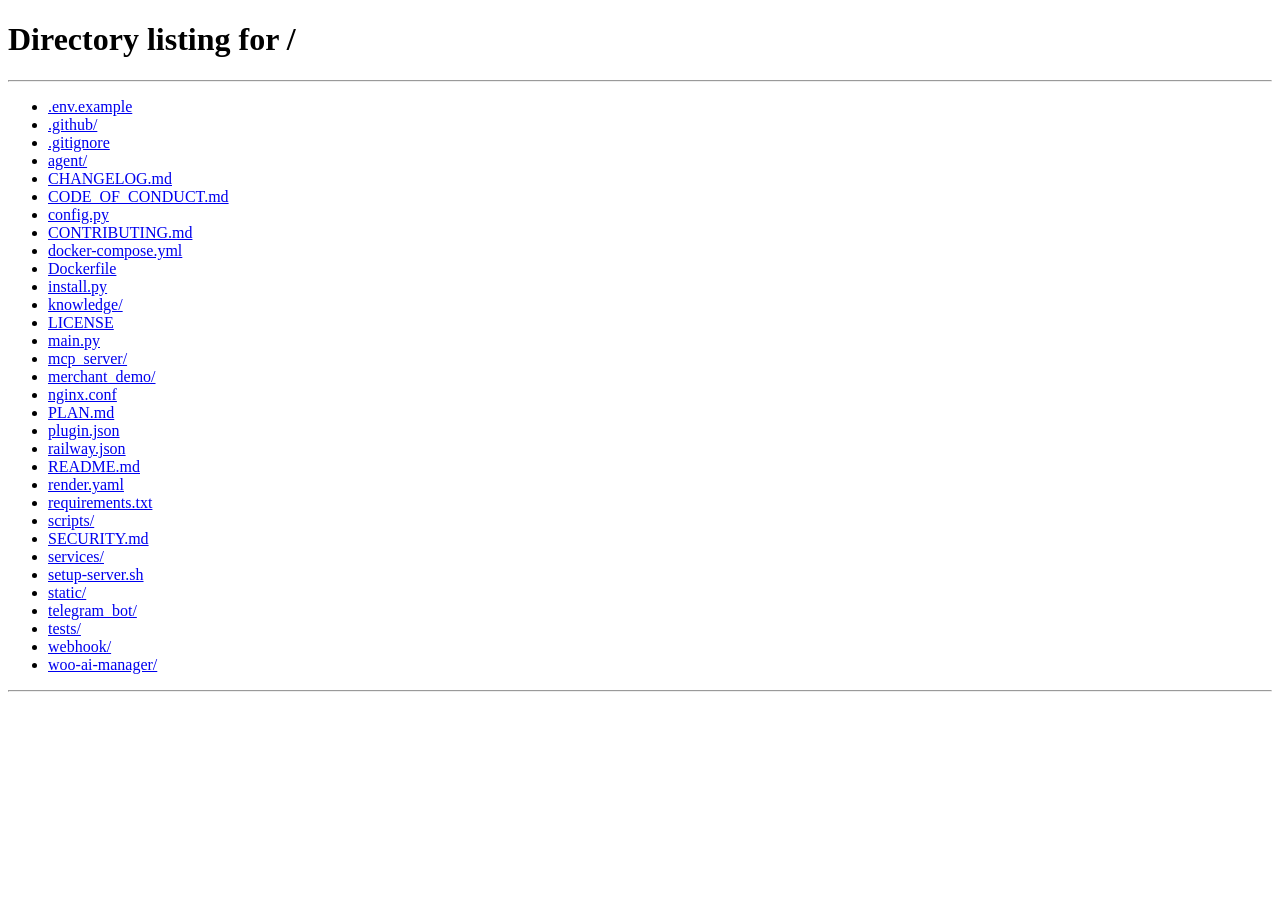
<file: static/dashboard.html>
<!DOCTYPE html>
<html lang="en">
<head>
  <meta charset="UTF-8"/>
  <meta name="viewport" content="width=device-width, initial-scale=1.0"/>
  <title>Blocko Agent — Merchant Dashboard</title>
  <style>
    *, *::before, *::after { box-sizing: border-box; margin: 0; padding: 0; }
    :root {
      --bg:      #0a0a0a;
      --surface: #111111;
      --card:    #161616;
      --border:  #222222;
      --orange:  #f7931a;
      --orange2: #e07d10;
      --text:    #f0f0f0;
      --muted:   #888;
      --muted2:  #444;
      --green:   #22c55e;
    }
    html { scroll-behavior: smooth; }
    body {
      font-family: system-ui, -apple-system, 'Segoe UI', sans-serif;
      background: var(--bg);
      color: var(--text);
      min-height: 100vh;
    }

    /* NAV */
    nav {
      position: sticky; top: 0; z-index: 50;
      display: flex; align-items: center; justify-content: space-between;
      padding: 0 2rem; height: 60px;
      background: rgba(10,10,10,0.9);
      backdrop-filter: blur(12px);
      border-bottom: 1px solid var(--border);
    }
    .nav-logo { display: flex; align-items: center; gap: 0.5rem; font-size: 1.05rem; font-weight: 700; text-decoration: none; color: var(--text); }
    .nav-logo span { color: var(--orange); }
    .nav-right { display: flex; align-items: center; gap: 1rem; }
    .nav-badge {
      display: flex; align-items: center; gap: 0.5rem;
      background: var(--card); border: 1px solid var(--border);
      border-radius: 100px; padding: 0.3rem 0.9rem;
      font-size: 0.8rem; color: var(--muted);
    }
    .nav-avatar {
      width: 28px; height: 28px; border-radius: 50%;
      background: var(--orange); color: #000;
      display: flex; align-items: center; justify-content: center;
      font-size: 0.75rem; font-weight: 700;
    }
    .logout-btn {
      font-size: 0.8rem; font-weight: 600; padding: 0.4rem 1rem;
      border: 1px solid #333; border-radius: 8px;
      background: transparent; color: var(--muted); cursor: pointer;
      transition: all 0.15s;
    }
    .logout-btn:hover { border-color: #f55; color: #f55; background: rgba(255,80,80,0.06); }

    /* LAYOUT */
    .page { max-width: 1100px; margin: 0 auto; padding: 2.5rem 1.5rem 4rem; }

    /* WELCOME */
    .welcome { margin-bottom: 2rem; }
    .welcome h1 { font-size: 1.6rem; font-weight: 700; margin-bottom: 0.3rem; }
    .welcome h1 span { color: var(--orange); }
    .welcome p { color: var(--muted); font-size: 0.9rem; }

    /* STATS ROW */
    .stats-row {
      display: grid; grid-template-columns: repeat(auto-fit, minmax(180px, 1fr));
      gap: 1rem; margin-bottom: 2rem;
    }
    .stat-card {
      background: var(--card); border: 1px solid var(--border); border-radius: 12px;
      padding: 1.1rem 1.25rem;
    }
    .stat-label { font-size: 0.72rem; color: var(--muted); text-transform: uppercase; letter-spacing: 0.05em; margin-bottom: 0.4rem; }
    .stat-value { font-size: 1.1rem; font-weight: 700; color: var(--text); }
    .stat-value.orange { color: var(--orange); }
    .stat-value.green  { color: var(--green); }
    .stat-pill {
      display: inline-flex; align-items: center; gap: 0.3rem;
      background: rgba(247,147,26,0.1); border: 1px solid rgba(247,147,26,0.25);
      border-radius: 100px; padding: 0.15rem 0.6rem;
      font-size: 0.75rem; color: var(--orange); font-weight: 500;
    }
    .stat-pill.green-pill {
      background: rgba(34,197,94,0.1); border-color: rgba(34,197,94,0.25); color: var(--green);
    }

    /* GRID LAYOUT */
    .grid-2 { display: grid; grid-template-columns: 1fr 1fr; gap: 1.25rem; margin-bottom: 1.25rem; }
    @media (max-width: 700px) { .grid-2 { grid-template-columns: 1fr; } }

    /* CARD */
    .card {
      background: var(--card); border: 1px solid var(--border); border-radius: 14px;
      padding: 1.4rem 1.5rem;
    }
    .card-title {
      font-size: 0.8rem; font-weight: 700; text-transform: uppercase;
      letter-spacing: 0.07em; color: var(--muted); margin-bottom: 1.1rem;
      display: flex; align-items: center; gap: 0.5rem;
    }
    .card-title .dot { width: 6px; height: 6px; border-radius: 50%; background: var(--orange); }

    /* PROFILE ROWS */
    .profile-row { display: flex; justify-content: space-between; align-items: center; padding: 0.55rem 0; border-bottom: 1px solid var(--muted2); }
    .profile-row:last-child { border-bottom: none; }
    .profile-key { font-size: 0.8rem; color: var(--muted); }
    .profile-val { font-size: 0.85rem; font-weight: 600; color: var(--text); text-align: right; max-width: 60%; word-break: break-word; }

    /* FEATURES */
    .features-grid { display: grid; grid-template-columns: 1fr 1fr; gap: 0.75rem; }
    @media (max-width: 600px) { .features-grid { grid-template-columns: 1fr; } }
    .feature-item {
      display: flex; gap: 0.75rem; align-items: flex-start;
      background: #111; border: 1px solid var(--border); border-radius: 10px;
      padding: 0.85rem 1rem;
    }
    .feature-icon { font-size: 1.3rem; flex-shrink: 0; margin-top: 0.05rem; }
    .feature-name { font-size: 0.82rem; font-weight: 600; color: var(--text); margin-bottom: 0.2rem; }
    .feature-desc { font-size: 0.74rem; color: var(--muted); line-height: 1.5; }

    /* SETUP */
    .snippet-box {
      background: #0f0f0f; border: 1px solid #2a2a2a; border-radius: 10px;
      padding: 0.85rem 1rem; margin-bottom: 1.1rem; position: relative;
    }
    .snippet-code { font-size: 0.7rem; color: #f0f0f0; font-family: monospace; word-break: break-all; line-height: 1.7; display: block; padding-right: 4rem; }
    .copy-btn {
      position: absolute; top: 0.6rem; right: 0.6rem;
      background: var(--orange); border: none; border-radius: 6px;
      padding: 0.3rem 0.8rem; font-size: 0.72rem; font-weight: 700;
      color: #000; cursor: pointer;
    }
    .copy-btn:hover { background: var(--orange2); }

    /* PLATFORM TABS */
    .plat-tabs { display: flex; gap: 0.35rem; margin-bottom: 1rem; flex-wrap: wrap; }
    .plat-tab {
      background: #1a1a1a; border: 1px solid #333; border-radius: 6px;
      padding: 0.3rem 0.75rem; font-size: 0.75rem; color: var(--muted);
      cursor: pointer; transition: all 0.15s;
    }
    .plat-tab.active { background: var(--orange); border-color: var(--orange); color: #000; font-weight: 600; }

    /* INSTR PANEL */
    .instr { font-size: 0.8rem; color: #aaa; line-height: 1.85; }
    .instr strong { color: #ccc; }
    .instr code { background: #2a2a2a; padding: 1px 5px; border-radius: 3px; font-size: 0.72rem; }
    .instr .hi { color: var(--orange); font-weight: 700; }

    /* QUICK ACTIONS */
    .actions-row { display: flex; gap: 0.75rem; flex-wrap: wrap; margin-top: 1.5rem; }
    .action-btn {
      display: flex; align-items: center; gap: 0.5rem;
      padding: 0.55rem 1.1rem; border-radius: 9px; font-size: 0.82rem; font-weight: 600;
      cursor: pointer; text-decoration: none; transition: all 0.15s; border: none;
    }
    .action-btn.primary { background: var(--orange); color: #000; }
    .action-btn.primary:hover { background: var(--orange2); }
    .action-btn.secondary { background: var(--card); border: 1px solid #333; color: var(--muted); }
    .action-btn.secondary:hover { border-color: #555; color: var(--text); }

    /* LIVE BADGE */
    .live-dot { width: 7px; height: 7px; border-radius: 50%; background: var(--green); display: inline-block; animation: pulse 2s infinite; }
    @keyframes pulse { 0%,100%{opacity:1} 50%{opacity:0.4} }

    /* EMPTY / LOADING */
    .loading { color: var(--muted); font-size: 0.85rem; text-align: center; padding: 2rem 0; }

    /* PAGE TABS */
    .page-tabs {
      display: flex; gap: 0.25rem;
      border-bottom: 1px solid var(--border);
      margin-bottom: 2rem;
    }
    .page-tab {
      padding: 0.6rem 1.2rem; font-size: 0.875rem; font-weight: 500;
      background: none; border: none; color: var(--muted);
      cursor: pointer; border-bottom: 2px solid transparent;
      margin-bottom: -1px; transition: color 0.15s, border-color 0.15s;
    }
    .page-tab:hover { color: var(--text); }
    .page-tab.active { color: var(--orange); border-bottom-color: var(--orange); font-weight: 600; }
    .page-panel { display: none; }
    .page-panel.active { display: block; }

    /* CONFIGURE FORM */
    .config-section { margin-bottom: 1.75rem; }
    .config-label { font-size: 0.78rem; font-weight: 700; text-transform: uppercase; letter-spacing: 0.07em; color: var(--muted); margin-bottom: 0.75rem; display:block; }
    .config-opts { display: flex; flex-wrap: wrap; gap: 0.5rem; }
    .config-opt {
      display: flex; align-items: center; gap: 0.5rem;
      padding: 0.45rem 1rem; border-radius: 8px;
      border: 1px solid var(--border); background: var(--card);
      color: var(--muted); font-size: 0.82rem; cursor: pointer;
      transition: all 0.15s; user-select: none;
    }
    .config-opt:hover { border-color: #444; color: var(--text); }
    .config-opt.selected { border-color: var(--orange); color: var(--text); background: rgba(247,147,26,0.08); }
    .config-opt .chk { width: 14px; height: 14px; border-radius: 50%; border: 1.5px solid #555; flex-shrink:0; display:flex; align-items:center; justify-content:center; font-size:9px; }
    .config-opt.selected .chk { background: var(--orange); border-color: var(--orange); color:#000; }
    .save-btn {
      background: var(--orange); color: #000; border: none; border-radius: 10px;
      padding: 0.65rem 2rem; font-size: 0.875rem; font-weight: 700;
      cursor: pointer; transition: background 0.15s; margin-top: 0.5rem;
    }
    .save-btn:hover { background: var(--orange2); }
    .save-btn:disabled { opacity: 0.5; cursor: not-allowed; }
    .save-msg { font-size: 0.8rem; margin-top: 0.75rem; min-height: 1.2em; }
    .save-msg.ok  { color: var(--green); }
    .save-msg.err { color: #f55; }
  </style>
</head>
<body>

<nav>
  <a href="/" class="nav-logo" style="cursor:pointer;">₿ <span>Blocko</span> Agent</a>
  <div class="nav-right">
    <div class="nav-badge">
      <span class="live-dot"></span>
      <span id="nav-email" style="font-size:0.78rem;">loading…</span>
    </div>
    <div class="nav-avatar" id="nav-avatar">?</div>
    <button class="logout-btn" onclick="logout()">Logout</button>
  </div>
</nav>

<div class="page">

  <!-- Email verification banner (hidden by default) -->
  <div id="verify-banner" style="display:none;background:rgba(247,147,26,0.08);border:1px solid rgba(247,147,26,0.3);border-radius:12px;padding:0.9rem 1.25rem;margin-bottom:1.5rem;display:flex;align-items:center;justify-content:space-between;gap:1rem;flex-wrap:wrap;">
    <div>
      <span style="font-size:0.85rem;font-weight:600;color:var(--orange);">Verify your email</span>
      <span style="font-size:0.82rem;color:var(--muted);margin-left:0.5rem;">Sign in with Google to unlock analytics and order data.</span>
    </div>
    <div id="google-signin-btn" style="cursor:pointer;background:#fff;border:1px solid #ddd;border-radius:8px;padding:0.4rem 1rem;font-size:0.8rem;font-weight:600;color:#333;display:flex;align-items:center;gap:0.5rem;">
      <svg width="16" height="16" viewBox="0 0 48 48"><path fill="#EA4335" d="M24 9.5c3.54 0 6.71 1.22 9.21 3.6l6.85-6.85C35.9 2.38 30.47 0 24 0 14.62 0 6.51 5.38 2.56 13.22l7.98 6.19C12.43 13.72 17.74 9.5 24 9.5z"/><path fill="#4285F4" d="M46.98 24.55c0-1.57-.15-3.09-.38-4.55H24v9.02h12.94c-.58 2.96-2.26 5.48-4.78 7.18l7.73 6c4.51-4.18 7.09-10.36 7.09-17.65z"/><path fill="#FBBC05" d="M10.53 28.59c-.48-1.45-.76-2.99-.76-4.59s.27-3.14.76-4.59l-7.98-6.19C.92 16.46 0 20.12 0 24c0 3.88.92 7.54 2.56 10.78l7.97-6.19z"/><path fill="#34A853" d="M24 48c6.48 0 11.93-2.13 15.89-5.81l-7.73-6c-2.15 1.45-4.92 2.3-8.16 2.3-6.26 0-11.57-4.22-13.47-9.91l-7.98 6.19C6.51 42.62 14.62 48 24 48z"/></svg>
      Sign in with Google
    </div>
  </div>

  <!-- Welcome -->
  <div class="welcome">
    <h1>Welcome back, <span id="merchant-name">Merchant</span> 👋</h1>
    <p id="merchant-since" style="color:var(--muted);font-size:0.88rem;">Your Blocko Agent dashboard</p>
  </div>

  <!-- Page Tabs -->
  <div class="page-tabs">
    <button class="page-tab active" onclick="switchTab('overview', this)">Overview</button>
    <button class="page-tab" onclick="switchTab('analytics', this)">Analytics</button>
    <button class="page-tab" onclick="switchTab('configure', this)">Configure</button>
  </div>

  <!-- ── OVERVIEW PANEL ─────────────────────────────────────────── -->
  <div id="panel-overview" class="page-panel active">

    <!-- Stats row -->
    <div class="stats-row">
      <div class="stat-card">
        <div class="stat-label">Conversations Handled</div>
        <div id="stat-conversations" class="stat-value orange">—</div>
      </div>
      <div class="stat-card">
        <div class="stat-label">Payments Received</div>
        <div id="stat-payments" class="stat-value green">—</div>
      </div>
      <div class="stat-card">
        <div class="stat-label">Total BTC Confirmed</div>
        <div id="stat-btc" class="stat-value orange">—</div>
      </div>
      <div class="stat-card">
        <div class="stat-label">Status</div>
        <div class="stat-value" style="display:flex;align-items:center;gap:0.5rem;">
          <span class="live-dot"></span>
          <span style="color:var(--green);font-size:0.9rem;">Active</span>
        </div>
      </div>
    </div>

    <!-- Gateway & platform pills -->
    <div style="display:flex;gap:1rem;margin-bottom:1.25rem;flex-wrap:wrap;">
      <div style="display:flex;align-items:center;gap:0.5rem;">
        <span style="font-size:0.72rem;color:var(--muted);text-transform:uppercase;letter-spacing:0.05em;">Gateways:</span>
        <div id="stat-gateway" style="display:flex;flex-wrap:wrap;gap:0.35rem;"></div>
      </div>
      <div style="display:flex;align-items:center;gap:0.5rem;">
        <span style="font-size:0.72rem;color:var(--muted);text-transform:uppercase;letter-spacing:0.05em;">Platforms:</span>
        <div id="stat-platforms" style="display:flex;flex-wrap:wrap;gap:0.35rem;"></div>
      </div>
      <div style="display:flex;align-items:center;gap:0.5rem;">
        <span style="font-size:0.72rem;color:var(--muted);text-transform:uppercase;letter-spacing:0.05em;">Channel:</span>
        <span class="stat-pill green-pill" id="stat-assistant">—</span>
      </div>
    </div>

    <!-- Profile + Setup -->
    <div style="display:grid;grid-template-columns:1fr 2fr;gap:1.25rem;margin-bottom:1.25rem;">

      <div class="card">
        <div class="card-title"><span class="dot"></span> Merchant Profile</div>
        <div class="profile-row">
          <span class="profile-key">Email</span>
          <span class="profile-val" id="p-email">—</span>
        </div>
        <div class="profile-row">
          <span class="profile-key">Name</span>
          <span class="profile-val" id="p-name">—</span>
        </div>
        <div class="profile-row">
          <span class="profile-key">Member since</span>
          <span class="profile-val" id="p-since">—</span>
        </div>
      </div>

      <div class="card" id="setup-embed">
        <div class="card-title"><span class="dot"></span> Embed Setup</div>
        <div class="snippet-box">
          <code class="snippet-code" id="snippet-code"></code>
          <button class="copy-btn" onclick="copySnippet()">Copy</button>
        </div>
        <div class="plat-tabs" id="plat-tabs"></div>
        <div id="instr-panel" class="instr">
          <div id="dinstr-plugin" style="display:none;">
            <strong>Plugin (WooCommerce / Shopify / PrestaShop)</strong><br/><br/>
            <strong>WooCommerce:</strong> <code>Appearance → Theme Editor → footer.php</code> — paste before <code>&lt;/body&gt;</code><br/><br/>
            <strong>Shopify:</strong> <code>Online Store → Themes → Edit code → theme.liquid</code> — paste before <code>&lt;/body&gt;</code><br/><br/>
            <strong>PrestaShop:</strong> <code>Design → Theme & Logo → Advanced customisation</code> — edit <code>footer.tpl</code>
          </div>
          <div id="dinstr-api" style="display:none;">
            <strong>API (FastAPI / Flask / Django / Express)</strong><br/><br/>
            1. Open your main layout/template file<br/>
            2. Find <code>&lt;/body&gt;</code> and paste the snippet just above it<br/>
            3. Redeploy — the <span class="hi">₿ Assistant</span> button will appear<br/><br/>
            <strong>FastAPI/Flask:</strong> add to <code>base.html</code> &nbsp;|&nbsp; <strong>Django:</strong> inside <code>{% block extrascripts %}</code> &nbsp;|&nbsp; <strong>Express:</strong> <code>layout.ejs</code>
          </div>
          <div id="dinstr-custom" style="display:none;">
            <strong>Custom Website</strong><br/><br/>
            1. Open your admin/checkout page (e.g. <code>admin.html</code>)<br/>
            2. Find <code>&lt;/body&gt;</code> at the bottom<br/>
            3. Paste the snippet just above it — save and refresh<br/><br/>
            <strong>Tip:</strong> Add only to your merchant admin page, not the public storefront.
          </div>
          <div id="dinstr-default">
            1. Open your page file in a text editor<br/>
            2. Find <code>&lt;/body&gt;</code> at the bottom and paste the snippet above it<br/>
            3. Save and refresh — a <span class="hi">₿ Assistant</span> button appears in the bottom-right
          </div>
        </div>
      </div>

      <div class="card" id="setup-telegram" style="display:none;">
        <div class="card-title"><span class="dot"></span> Telegram Setup</div>
        <div class="instr">
          <strong>Connect your Blocko Agent to Telegram</strong><br/><br/>
          1. Open Telegram and search for <code>@BotFather</code><br/>
          2. Send <code>/newbot</code> and follow the prompts to create your bot<br/>
          3. Copy the <strong>API token</strong> BotFather gives you<br/>
          4. Paste your bot token below and click <strong>Save &amp; Connect</strong>:<br/><br/>
          <div style="margin-bottom:0.75rem;">
            <label style="font-size:0.75rem;color:#888;display:block;margin-bottom:0.4rem;">Enter bot token</label>
            <input id="tg-token" type="text" placeholder="1234567890:ABCdefGHIjklMNOpqrsTUVwxyz"
              style="width:100%;background:#0f0f0f;border:1px solid #2a2a2a;border-radius:8px;padding:0.55rem 0.75rem;color:#f0f0f0;font-size:0.78rem;font-family:monospace;outline:none;box-sizing:border-box;"
              onfocus="this.style.borderColor='#f7931a'" onblur="this.style.borderColor='#2a2a2a'"/>
          </div>
          <button onclick="connectTelegram()" style="width:100%;padding:0.65rem;border:none;border-radius:10px;background:#f7931a;color:#000;font-size:0.85rem;font-weight:700;cursor:pointer;margin-bottom:0.5rem;">
            Save &amp; Connect
          </button>
          <div id="tg-status" style="font-size:0.75rem;text-align:center;min-height:1.2rem;color:#22c55e;display:none;">
            Bot token saved. Your Telegram bot is connected.
          </div>
          <br/>
          5. Your Telegram bot will be live and ready to assist customers<br/><br/>
          <strong>Tip:</strong> You can customize the bot's name and avatar in BotFather with <code>/setname</code> and <code>/setuserpic</code>.
        </div>
      </div>

    </div>

    <!-- Recent Payments Feed -->
    <div class="card" style="margin-bottom:1.25rem;">
      <div class="card-title"><span class="dot"></span> Recent Payments</div>
      <div id="payment-feed" style="font-size:0.82rem;color:var(--muted);">Loading...</div>
    </div>

    <!-- Agent Capabilities -->
    <div class="card" style="margin-bottom:1.25rem;">
      <div class="card-title"><span class="dot"></span> Agent Capabilities</div>
      <div class="features-grid">
        <div class="feature-item">
          <div class="feature-icon">📡</div>
          <div><div class="feature-name">Gateway Updates</div><div class="feature-desc">Real-time release notes and changelogs for Blockonomics, Coinbase, BitPay, Stripe, NOWPayments and CoinGate.</div></div>
        </div>
        <div class="feature-item">
          <div class="feature-icon">🚀</div>
          <div><div class="feature-name">Onboarding Guides</div><div class="feature-desc">Step-by-step setup for Plugin, API, and Custom integrations across all 6 gateways.</div></div>
        </div>
        <div class="feature-item">
          <div class="feature-icon">🔧</div>
          <div><div class="feature-name">Troubleshooting</div><div class="feature-desc">Plain-English issue diagnosis and resolution steps for common Bitcoin payment problems.</div></div>
        </div>
        <div class="feature-item">
          <div class="feature-icon">🔍</div>
          <div><div class="feature-name">Transaction Verification</div><div class="feature-desc">Live mempool.space lookups by TXID or address — confirms payments and detects scams.</div></div>
        </div>
        <div class="feature-item">
          <div class="feature-icon">⛽</div>
          <div><div class="feature-name">Fee Advisor</div><div class="feature-desc">Explains Bitcoin network fees and guides merchants on when and how to adjust fee strategy.</div></div>
        </div>
        <div class="feature-item">
          <div class="feature-icon">🤖</div>
          <div><div class="feature-name">UCP Manifests</div><div class="feature-desc">Generates Universal Commerce Protocol manifests for agentic commerce discovery.</div></div>
        </div>
      </div>
    </div>

  </div><!-- /panel-overview -->

  <!-- ── ANALYTICS PANEL ────────────────────────────────────────── -->
  <div id="panel-analytics" class="page-panel">

    <!-- Period filter -->
    <div style="display:flex;gap:0.35rem;margin-bottom:1.5rem;flex-wrap:wrap;">
      <button class="plat-tab active" onclick="switchPeriod('all', this)">All Time</button>
      <button class="plat-tab" onclick="switchPeriod('30d', this)">30 Days</button>
      <button class="plat-tab" onclick="switchPeriod('7d', this)">7 Days</button>
      <button class="plat-tab" onclick="switchPeriod('today', this)">Today</button>
    </div>

    <!-- Analytics stat cards -->
    <div class="stats-row" style="grid-template-columns:repeat(4, 1fr);">
      <div class="stat-card">
        <div class="stat-label">Revenue</div>
        <div id="a-revenue" class="stat-value green">$0.00</div>
      </div>
      <div class="stat-card">
        <div class="stat-label">Gross Profit</div>
        <div id="a-profit" class="stat-value green">$0.00</div>
      </div>
      <div class="stat-card">
        <div class="stat-label">Profit Margin</div>
        <div id="a-margin" class="stat-value orange">0%</div>
      </div>
      <div class="stat-card">
        <div class="stat-label">Total Orders</div>
        <div id="a-orders" class="stat-value orange">0</div>
      </div>
    </div>

    <!-- Secondary stats -->
    <div class="stats-row" style="grid-template-columns:repeat(4, 1fr);">
      <div class="stat-card">
        <div class="stat-label">Confirmed</div>
        <div id="a-confirmed" class="stat-value green">0</div>
      </div>
      <div class="stat-card">
        <div class="stat-label">Pending</div>
        <div id="a-pending" class="stat-value" style="color:#f7931a;">0</div>
      </div>
      <div class="stat-card">
        <div class="stat-label">Avg Order</div>
        <div id="a-avg" class="stat-value">$0.00</div>
      </div>
      <div class="stat-card">
        <div class="stat-label">BTC Received</div>
        <div id="a-btc" class="stat-value orange">0.00000000</div>
      </div>
    </div>

    <!-- Charts row -->
    <div class="grid-2">
      <!-- Daily Revenue Chart -->
      <div class="card">
        <div class="card-title"><span class="dot"></span> Daily Revenue (30 days)</div>
        <div id="a-chart" style="height:220px;display:flex;align-items:flex-end;gap:3px;padding-top:0.5rem;overflow-x:auto;">
          <div style="text-align:center;padding:2rem 0;color:var(--muted2);width:100%;font-size:0.82rem;">No data yet</div>
        </div>
      </div>

      <!-- Top Products -->
      <div class="card">
        <div class="card-title"><span class="dot"></span> Top Products</div>
        <div id="a-products">
          <div style="text-align:center;padding:2rem 0;color:var(--muted2);font-size:0.82rem;">No product data yet</div>
        </div>
      </div>
    </div>

    <!-- Recent Orders -->
    <div class="card" style="margin-top:1.25rem;">
      <div class="card-title"><span class="dot"></span> Recent Orders</div>
      <div id="a-orders-list" style="font-size:0.82rem;color:var(--muted);">
        <div style="text-align:center;padding:1.5rem 0;color:var(--muted2);">No orders yet</div>
      </div>
    </div>

  </div><!-- /panel-analytics -->

  <!-- ── CONFIGURE PANEL ────────────────────────────────────────── -->
  <div id="panel-configure" class="page-panel">
    <div class="card" style="max-width:640px;">
      <div class="card-title"><span class="dot"></span> Update Your Configuration</div>

      <!-- Gateway -->
      <div class="config-section">
        <span class="config-label">Payment Gateway</span>
        <div class="config-opts" id="cfg-gateway">
          <div class="config-opt" data-v="blockonomics" onclick="toggleMulti(this)"><span class="chk">✓</span> 🟠 Blockonomics</div>
          <div class="config-opt" data-v="coinbase"     onclick="toggleMulti(this)"><span class="chk">✓</span> 🔵 Coinbase</div>
          <div class="config-opt" data-v="bitpay"       onclick="toggleMulti(this)"><span class="chk">✓</span> 💜 BitPay</div>
          <div class="config-opt" data-v="stripe"       onclick="toggleMulti(this)"><span class="chk">✓</span> 🟣 Stripe</div>
          <div class="config-opt" data-v="nowpayments"  onclick="toggleMulti(this)"><span class="chk">✓</span> 🟡 NOWPayments</div>
          <div class="config-opt" data-v="coingate"     onclick="toggleMulti(this)"><span class="chk">✓</span> 🟢 CoinGate</div>
        </div>
      </div>

      <!-- Platforms -->
      <div class="config-section">
        <span class="config-label">Integration Platform <span style="font-weight:400;text-transform:none;letter-spacing:0;color:#555;font-size:0.72rem;">(multi-select)</span></span>
        <div class="config-opts" id="cfg-platforms">
          <div class="config-opt" data-v="plugin" onclick="toggleMulti(this)"><span class="chk">✓</span> 🔌 Plugin</div>
          <div class="config-opt" data-v="api"    onclick="toggleMulti(this)"><span class="chk">✓</span> ⚡ API</div>
          <div class="config-opt" data-v="custom" onclick="toggleMulti(this)"><span class="chk">✓</span> 🛠 Custom</div>
        </div>
      </div>

      <!-- Assistant channel -->
      <div class="config-section">
        <span class="config-label">Assistant Channel</span>
        <div class="config-opts" id="cfg-assistant">
          <div class="config-opt" data-v="dash"     onclick="selectSingle('cfg-assistant',this)"><span class="chk">✓</span> 🖥 Merchant Dashboard</div>
          <div class="config-opt" data-v="telegram" onclick="selectSingle('cfg-assistant',this)"><span class="chk">✓</span> ✈️ Telegram</div>
        </div>
      </div>

      <button class="save-btn" id="save-cfg-btn" onclick="saveConfig()">Save Changes</button>
      <div class="save-msg" id="save-cfg-msg"></div>
    </div>
  </div><!-- /panel-configure -->

</div>

<script>
  const GATEWAYS = {
    blockonomics: 'Blockonomics', coinbase: 'Coinbase Commerce',
    bitpay: 'BitPay', stripe: 'Stripe (Crypto)', nowpayments: 'NOWPayments', coingate: 'CoinGate'
  };
  const PLAT_LABELS = { plugin: '🔌 Plugin', api: '⚡ API', custom: '🛠 Custom' };

  let merchant = null;
  let sessionToken = localStorage.getItem('blocko_session_token') || '';

  async function loadDashboard() {
    const stored = localStorage.getItem('blocko_merchant');
    if (!stored) { window.location.href = '/'; return; }

    merchant = JSON.parse(stored);

    // Try to refresh from server — include session token for auth
    try {
      const qs = new URLSearchParams({ email: merchant.email, token: sessionToken });
      const res = await fetch('/api/merchant?' + qs.toString());
      if (res.ok) { merchant = await res.json(); localStorage.setItem('blocko_merchant', JSON.stringify(merchant)); }
      else if (res.status === 401) { logout(); return; }
    } catch(_) {}

    renderDashboard();
    loadStats();
    loadPaymentFeed();
  }

  async function loadStats() {
    try {
      const res = await fetch('/api/stats');
      if (!res.ok) return;
      const data = await res.json();
      document.getElementById('stat-conversations').textContent = data.chats.total_conversations || '0';
      document.getElementById('stat-payments').textContent = data.payments.confirmed_payments || '0';
      const btc = data.payments.total_btc_received || 0;
      document.getElementById('stat-btc').textContent = btc > 0 ? btc.toFixed(8) + ' BTC' : '0 BTC';
    } catch(_) {}
  }

  async function loadPaymentFeed() {
    const feed = document.getElementById('payment-feed');
    try {
      const res = await fetch('/api/payments/recent?limit=10');
      if (!res.ok) { feed.textContent = 'Could not load payments.'; return; }
      const data = await res.json();
      if (!data.events || data.events.length === 0) {
        feed.innerHTML = '<div style="text-align:center;padding:1.5rem 0;color:var(--muted2);">No payments yet. Payments will appear here once your webhook receives its first transaction.</div>';
        return;
      }
      const statusColors = { confirmed: '#22c55e', partially_confirmed: '#f7931a', unconfirmed: '#888' };
      feed.innerHTML = data.events.map(e => {
        const color = statusColors[e.status_label] || '#888';
        const time = e.created_at ? e.created_at.slice(0, 16).replace('T', ' ') : '';
        return `<div style="display:flex;justify-content:space-between;align-items:center;padding:0.55rem 0;border-bottom:1px solid var(--muted2);">
          <div style="display:flex;align-items:center;gap:0.6rem;">
            <span style="width:8px;height:8px;border-radius:50%;background:${color};flex-shrink:0;"></span>
            <span style="color:var(--text);font-family:monospace;font-size:0.78rem;">${e.value_btc.toFixed(8)} BTC</span>
            <span style="color:var(--muted);font-size:0.72rem;">${e.addr.slice(0,8)}...${e.addr.slice(-4)}</span>
          </div>
          <div style="display:flex;align-items:center;gap:0.75rem;">
            <span style="font-size:0.68rem;color:${color};font-weight:600;text-transform:uppercase;">${e.status_label}</span>
            <span style="font-size:0.68rem;color:var(--muted2);">${time}</span>
          </div>
        </div>`;
      }).join('');
    } catch(_) {
      feed.textContent = 'Could not load payments.';
    }
  }

  function renderDashboard() {
    const name     = merchant.name || merchant.email.split('@')[0];
    const gateways = Array.isArray(merchant.gateways) ? merchant.gateways
                   : (merchant.gateway ? merchant.gateway.split(',') : []);
    const plats    = Array.isArray(merchant.platforms) ? merchant.platforms : (merchant.platforms ? merchant.platforms.split(',') : []);
    const asst    = merchant.assistant === 'telegram' ? 'Telegram Bot' : 'Merchant Dashboard';
    // Use created_at from server, or fall back to stored join date, or record today
    if (!merchant.created_at) {
      const stored = localStorage.getItem('blocko_joined');
      if (stored) { merchant.created_at = stored; }
      else { merchant.created_at = new Date().toISOString(); localStorage.setItem('blocko_joined', merchant.created_at); }
    }
    const since = new Date(merchant.created_at).toLocaleDateString('en-US', {year:'numeric', month:'long', day:'numeric'});

    // Verification banner
    const verified = merchant.is_verified === 1 || merchant.is_verified === true;
    document.getElementById('verify-banner').style.display = verified ? 'none' : 'flex';

    // Nav
    document.getElementById('nav-email').textContent = merchant.email;
    document.getElementById('nav-avatar').textContent = name[0].toUpperCase();

    // Welcome
    document.getElementById('merchant-name').textContent = name;
    document.getElementById('merchant-since').textContent = 'Blocko Agent Merchant';

    // Stats
    const gwEl = document.getElementById('stat-gateway');
    gwEl.innerHTML = '';
    if (gateways.length > 0) {
      gateways.forEach(g => {
        const b = document.createElement('span');
        b.className = 'stat-pill';
        b.textContent = GATEWAYS[g] || g;
        gwEl.appendChild(b);
      });
    } else { gwEl.textContent = 'Not set'; }
    document.getElementById('stat-assistant').textContent = asst;
    const pp = document.getElementById('stat-platforms');
    pp.innerHTML = '';
    if (plats.length > 0) {
      plats.forEach(p => {
        const badge = document.createElement('span');
        badge.className = 'stat-pill';
        badge.textContent = PLAT_LABELS[p] || p;
        pp.appendChild(badge);
      });
    } else {
      pp.innerHTML = '<span style="color:var(--muted)">—</span>';
    }

    // Profile
    document.getElementById('p-email').textContent = merchant.email;
    document.getElementById('p-name').textContent  = name;
    document.getElementById('p-since').textContent = since;

    // Toggle Embed vs Telegram setup based on assistant channel
    const isTelegram = merchant.assistant === 'telegram';
    document.getElementById('setup-embed').style.display = isTelegram ? 'none' : 'block';
    document.getElementById('setup-telegram').style.display = isTelegram ? 'block' : 'none';

    // Snippet
    const origin = window.location.origin;
    document.getElementById('snippet-code').textContent =
      `<script src="${origin}/embed.js" data-api="${origin}" data-merchant="${merchant.email}" data-token="${sessionToken}" data-position="bottom-right" data-label="Assistant"><\/script>`;

    // Platform instruction tabs
    buildPlatTabs(plats);

  }

  function buildPlatTabs(plats) {
    const tabs = document.getElementById('plat-tabs');
    tabs.innerHTML = '';
    const all = ['plugin','api','custom'];

    if (plats.length === 0) {
      showDInstr('default'); return;
    }

    plats.forEach((p, i) => {
      const btn = document.createElement('button');
      btn.className = 'plat-tab' + (i === 0 ? ' active' : '');
      btn.textContent = PLAT_LABELS[p] || p;
      btn.dataset.key = p;
      btn.onclick = () => {
        tabs.querySelectorAll('.plat-tab').forEach(b => b.classList.remove('active'));
        btn.classList.add('active');
        showDInstr(p);
      };
      tabs.appendChild(btn);
    });

    showDInstr(plats[0]);
  }

  function showDInstr(key) {
    ['plugin','api','custom','default'].forEach(k => {
      document.getElementById('dinstr-' + k).style.display = k === key ? 'block' : 'none';
    });
  }

  function copySnippet() {
    const code = document.getElementById('snippet-code').textContent;
    navigator.clipboard.writeText(code).then(() => {
      const btn = document.querySelector('.copy-btn');
      btn.textContent = 'Copied!';
      localStorage.setItem('blocko_copied', '1');
      setTimeout(() => btn.textContent = 'Copy', 2000);
    });
  }

  async function connectTelegram() {
    const token = document.getElementById('tg-token').value.trim();
    const statusEl = document.getElementById('tg-status');
    const inputEl = document.getElementById('tg-token');

    if (!token) {
      inputEl.style.borderColor = '#ef4444';
      return;
    }

    statusEl.style.display = 'block';
    statusEl.style.color = '#888';
    statusEl.textContent = 'Connecting…';

    try {
      const res = await fetch('/api/telegram/start', {
        method: 'POST',
        headers: { 'Content-Type': 'application/json' },
        body: JSON.stringify({ token, email: merchant.email }),
      });
      const data = await res.json();

      if (res.ok) {
        localStorage.setItem('blocko_tg_token', token);
        inputEl.style.borderColor = '#22c55e';
        statusEl.style.color = '#22c55e';
        statusEl.textContent = data.message || 'Telegram bot is now running!';
      } else {
        inputEl.style.borderColor = '#ef4444';
        statusEl.style.color = '#ef4444';
        statusEl.textContent = data.detail || 'Failed to start bot. Check your token.';
      }
    } catch (err) {
      inputEl.style.borderColor = '#ef4444';
      statusEl.style.color = '#ef4444';
      statusEl.textContent = 'Network error. Is the server running?';
    }
  }

  function openChat() {
    const btn = document.querySelector('[data-widget-trigger]') || document.getElementById('blocko-trigger');
    if (btn) btn.click();
    else {
      const origin = window.location.origin;
      window.open(origin + '/widget', '_blank', 'width=400,height=600');
    }
  }

  function logout() {
    localStorage.removeItem('blocko_merchant');
    localStorage.removeItem('blocko_session_token');
    localStorage.removeItem('blocko_joined');
    localStorage.removeItem('blocko_copied');
    window.location.href = '/';
  }

  // ── Page tabs ────────────────────────────────────────────────────────────
  function switchTab(id, btn) {
    document.querySelectorAll('.page-panel').forEach(p => p.classList.remove('active'));
    document.querySelectorAll('.page-tab').forEach(b => b.classList.remove('active'));
    document.getElementById('panel-' + id).classList.add('active');
    btn.classList.add('active');
    if (id === 'configure') populateConfigForm();
    if (id === 'analytics') loadAnalytics();
  }

  // ── Analytics ───────────────────────────────────────────────────────────
  let _analyticsPeriod = 'all';

  function switchPeriod(period, btn) {
    _analyticsPeriod = period;
    document.querySelectorAll('#panel-analytics .plat-tab').forEach(b => b.classList.remove('active'));
    btn.classList.add('active');
    loadAnalytics();
  }

  async function loadAnalytics() {
    try {
      const qs = new URLSearchParams({ period: _analyticsPeriod });
      if (merchant && merchant.email) qs.set('merchant', merchant.email);
      const res = await fetch('/api/analytics?' + qs.toString());
      if (!res.ok) return;
      const d = await res.json();

      // Stat cards
      document.getElementById('a-revenue').textContent = '$' + d.revenue_usd.toLocaleString(undefined, {minimumFractionDigits:2, maximumFractionDigits:2});
      document.getElementById('a-profit').textContent = '$' + d.gross_profit_usd.toLocaleString(undefined, {minimumFractionDigits:2, maximumFractionDigits:2});
      document.getElementById('a-margin').textContent = d.profit_margin_pct + '%';
      document.getElementById('a-orders').textContent = d.total_orders;
      document.getElementById('a-confirmed').textContent = d.confirmed_orders;
      document.getElementById('a-pending').textContent = d.pending_orders;
      document.getElementById('a-avg').textContent = '$' + d.avg_order_usd.toLocaleString(undefined, {minimumFractionDigits:2, maximumFractionDigits:2});
      document.getElementById('a-btc').textContent = d.total_btc_received.toFixed(8);

      // Daily revenue chart
      renderRevenueChart(d.daily_revenue || []);

      // Top products
      renderTopProducts(d.top_products || []);

      // Recent orders
      loadRecentOrders();
    } catch(e) {
      console.error('Analytics load error:', e);
    }
  }

  function renderRevenueChart(daily) {
    const el = document.getElementById('a-chart');
    if (!daily.length) {
      el.innerHTML = '<div style="text-align:center;padding:2rem 0;color:var(--muted2);width:100%;font-size:0.82rem;">No revenue data yet</div>';
      return;
    }
    const maxRev = Math.max(...daily.map(d => d.revenue_usd), 1);
    el.innerHTML = daily.map(d => {
      const h = Math.max((d.revenue_usd / maxRev) * 180, 4);
      const label = d.date.slice(5); // MM-DD
      return `<div style="flex:1;min-width:14px;display:flex;flex-direction:column;align-items:center;justify-content:flex-end;gap:2px;" title="$${d.revenue_usd.toFixed(2)} | ${d.orders} orders | ${d.date}">
        <div style="font-size:0.58rem;color:var(--muted2);writing-mode:vertical-rl;transform:rotate(180deg);max-height:2.5rem;overflow:hidden;">$${d.revenue_usd >= 1000 ? (d.revenue_usd/1000).toFixed(1)+'k' : d.revenue_usd.toFixed(0)}</div>
        <div style="width:100%;max-width:28px;height:${h}px;background:linear-gradient(to top, #f7931a, #ffb347);border-radius:4px 4px 0 0;transition:height 0.3s;"></div>
        <div style="font-size:0.55rem;color:var(--muted2);white-space:nowrap;">${label}</div>
      </div>`;
    }).join('');
  }

  function renderTopProducts(products) {
    const el = document.getElementById('a-products');
    if (!products.length) {
      el.innerHTML = '<div style="text-align:center;padding:2rem 0;color:var(--muted2);font-size:0.82rem;">No product data yet</div>';
      return;
    }
    el.innerHTML = `
      <div style="display:grid;grid-template-columns:2fr 1fr 1fr 1fr;gap:0.5rem;font-size:0.72rem;color:var(--muted);text-transform:uppercase;letter-spacing:0.05em;padding-bottom:0.5rem;border-bottom:1px solid var(--muted2);">
        <span>Product</span><span style="text-align:right;">Sold</span><span style="text-align:right;">Revenue</span><span style="text-align:right;">Profit</span>
      </div>
      ${products.map(p => `
        <div style="display:grid;grid-template-columns:2fr 1fr 1fr 1fr;gap:0.5rem;padding:0.5rem 0;border-bottom:1px solid #1a1a1a;font-size:0.82rem;">
          <span style="color:var(--text);font-weight:500;overflow:hidden;text-overflow:ellipsis;white-space:nowrap;">${p.product}</span>
          <span style="text-align:right;color:var(--muted);">${p.units_sold}</span>
          <span style="text-align:right;color:var(--green);">$${p.revenue_usd.toFixed(2)}</span>
          <span style="text-align:right;color:${p.profit_usd >= 0 ? 'var(--green)' : '#f55'};">$${p.profit_usd.toFixed(2)}</span>
        </div>
      `).join('')}
    `;
  }

  async function loadRecentOrders() {
    const el = document.getElementById('a-orders-list');
    try {
      const qs = new URLSearchParams({ limit: '20' });
      if (merchant && merchant.email) qs.set('merchant', merchant.email);
      const res = await fetch('/api/orders?' + qs.toString());
      if (!res.ok) { el.innerHTML = '<div style="text-align:center;padding:1rem 0;color:var(--muted2);">Could not load orders.</div>'; return; }
      const data = await res.json();
      if (!data.orders || data.orders.length === 0) {
        el.innerHTML = '<div style="text-align:center;padding:1.5rem 0;color:var(--muted2);">No orders yet</div>';
        return;
      }
      const statusColors = { confirmed: '#22c55e', pending: '#f7931a', cancelled: '#f55' };
      el.innerHTML = `
        <div style="display:grid;grid-template-columns:1.2fr 1.5fr 1fr 1fr 0.8fr 1fr;gap:0.5rem;font-size:0.68rem;color:var(--muted);text-transform:uppercase;letter-spacing:0.05em;padding-bottom:0.5rem;border-bottom:1px solid var(--muted2);">
          <span>Order ID</span><span>Product</span><span style="text-align:right;">Price</span><span style="text-align:right;">BTC</span><span style="text-align:center;">Status</span><span style="text-align:right;">Date</span>
        </div>
        ${data.orders.map(o => {
          const color = statusColors[o.status] || '#888';
          const time = o.created_at ? o.created_at.slice(0, 10) : '';
          return `<div style="display:grid;grid-template-columns:1.2fr 1.5fr 1fr 1fr 0.8fr 1fr;gap:0.5rem;padding:0.5rem 0;border-bottom:1px solid #1a1a1a;font-size:0.78rem;align-items:center;">
            <span style="font-family:monospace;color:var(--muted);font-size:0.72rem;overflow:hidden;text-overflow:ellipsis;white-space:nowrap;">${o.order_id}</span>
            <span style="color:var(--text);overflow:hidden;text-overflow:ellipsis;white-space:nowrap;">${o.product_name || '—'}</span>
            <span style="text-align:right;color:var(--text);">$${o.sale_price_usd.toFixed(2)}</span>
            <span style="text-align:right;font-family:monospace;font-size:0.72rem;color:var(--orange);">${o.btc_amount.toFixed(6)}</span>
            <span style="text-align:center;font-size:0.68rem;font-weight:600;color:${color};text-transform:uppercase;">${o.status}</span>
            <span style="text-align:right;font-size:0.72rem;color:var(--muted2);">${time}</span>
          </div>`;
        }).join('')}
      `;
    } catch(e) {
      el.innerHTML = '<div style="text-align:center;padding:1rem 0;color:var(--muted2);">Could not load orders.</div>';
    }
  }

  // ── Configure form helpers ───────────────────────────────────────────────
  function selectSingle(groupId, el) {
    document.querySelectorAll('#' + groupId + ' .config-opt').forEach(o => o.classList.remove('selected'));
    el.classList.add('selected');
  }

  function toggleMulti(el) {
    el.classList.toggle('selected');
  }

  function populateConfigForm() {
    if (!merchant) return;
    const plats = Array.isArray(merchant.platforms) ? merchant.platforms
                : (merchant.platforms ? merchant.platforms.split(',') : []);

    // Gateway — multi select
    const gwArr = Array.isArray(merchant.gateways) ? merchant.gateways
                : (merchant.gateway ? merchant.gateway.split(',') : []);
    document.querySelectorAll('#cfg-gateway .config-opt').forEach(o => {
      o.classList.toggle('selected', gwArr.includes(o.dataset.v));
    });
    // Platforms — multi select
    document.querySelectorAll('#cfg-platforms .config-opt').forEach(o => {
      o.classList.toggle('selected', plats.includes(o.dataset.v));
    });
    // Assistant — single select
    document.querySelectorAll('#cfg-assistant .config-opt').forEach(o => {
      o.classList.toggle('selected', o.dataset.v === (merchant.assistant || 'dash'));
    });
  }

  async function saveConfig() {
    const btn = document.getElementById('save-cfg-btn');
    const msg = document.getElementById('save-cfg-msg');
    const gateways  = [...document.querySelectorAll('#cfg-gateway .config-opt.selected')].map(o => o.dataset.v);
    const assistant = document.querySelector('#cfg-assistant .config-opt.selected')?.dataset.v || merchant.assistant || 'dash';
    const platforms = [...document.querySelectorAll('#cfg-platforms .config-opt.selected')].map(o => o.dataset.v);

    btn.disabled = true;
    btn.textContent = 'Saving…';
    msg.textContent = '';
    msg.className = 'save-msg';

    try {
      // Fetch a CSRF token before the state-changing request
      const csrfRes = await fetch('/api/csrf-token?email=' + encodeURIComponent(merchant.email));
      const csrfData = csrfRes.ok ? await csrfRes.json() : {};
      const csrfToken = csrfData.csrf_token || '';

      const res = await fetch('/api/signin', {
        method: 'POST',
        headers: {
          'Content-Type': 'application/json',
          'X-CSRF-Token': csrfToken,
        },
        body: JSON.stringify({ email: merchant.email, name: merchant.name, gateways, platforms, assistant }),
      });
      if (!res.ok) throw new Error(await res.text());
      const data = await res.json();
      merchant = data.merchant;
      if (data.session_token) {
        sessionToken = data.session_token;
        localStorage.setItem('blocko_session_token', sessionToken);
      }
      localStorage.setItem('blocko_merchant', JSON.stringify(merchant));
      renderDashboard();
      msg.textContent = '✓ Changes saved successfully.';
      msg.className = 'save-msg ok';
    } catch(e) {
      msg.textContent = 'Failed to save. Please try again.';
      msg.className = 'save-msg err';
    } finally {
      btn.disabled = false;
      btn.textContent = 'Save Changes';
    }
  }

  loadDashboard();
</script>
</body>
</html>
</file>
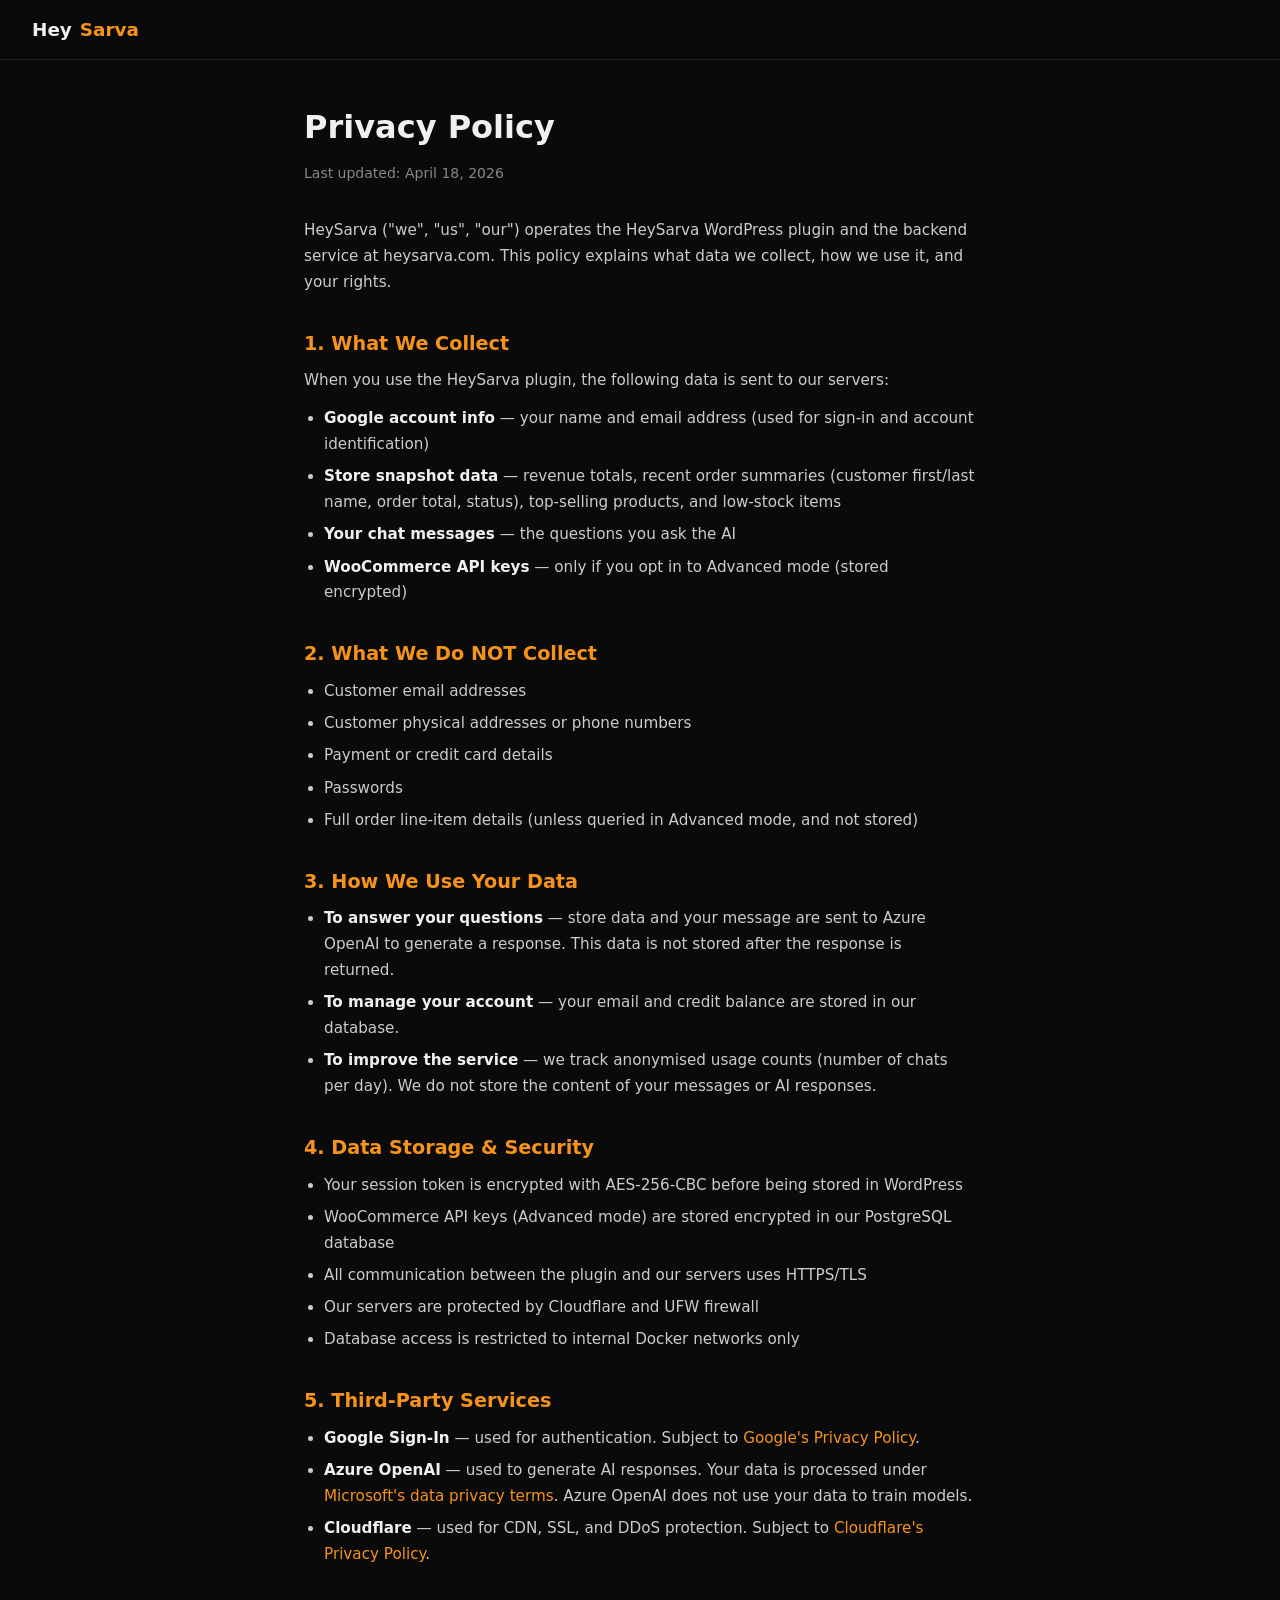
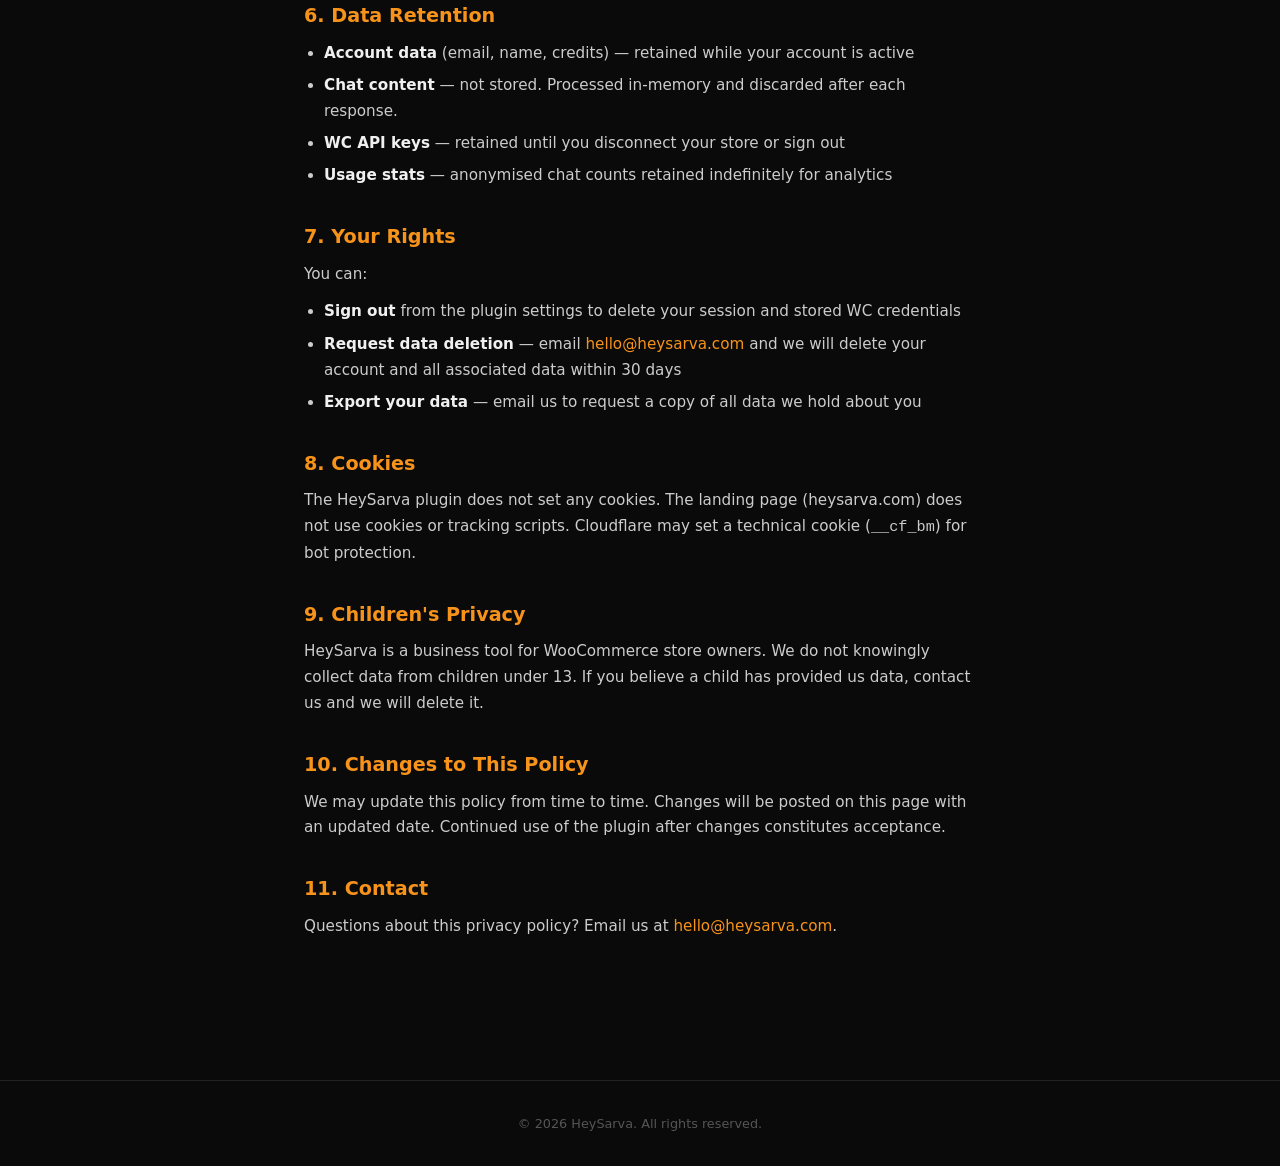
<file: static/privacy.html>
<!DOCTYPE html>
<html lang="en">
<head>
  <meta charset="UTF-8"/>
  <meta name="viewport" content="width=device-width, initial-scale=1.0"/>
  <title>Privacy Policy — HeySarva</title>
  <meta name="description" content="HeySarva privacy policy — how we handle your WooCommerce store data."/>
  <link rel="icon" href="data:image/svg+xml,<svg xmlns='http://www.w3.org/2000/svg' viewBox='0 0 100 100'><text y='.9em' font-size='90'>🧠</text></svg>"/>
  <style>
    *, *::before, *::after { box-sizing: border-box; margin: 0; padding: 0; }
    :root {
      --bg: #0a0a0a; --surface: #111111; --card: #161616;
      --border: #222222; --orange: #f7931a; --text: #f0f0f0;
      --muted: #888; --muted2: #555;
    }
    body {
      font-family: system-ui, -apple-system, 'Segoe UI', sans-serif;
      background: var(--bg); color: var(--text);
      min-height: 100vh; line-height: 1.7;
    }
    nav {
      position: fixed; top: 0; left: 0; right: 0; z-index: 100;
      display: flex; align-items: center; justify-content: space-between;
      padding: 0 2rem; height: 60px;
      background: rgba(10,10,10,0.85); backdrop-filter: blur(12px);
      border-bottom: 1px solid var(--border);
    }
    .nav-logo {
      display: flex; align-items: center; gap: 0.5rem;
      font-size: 1.15rem; font-weight: 800; color: var(--text);
      text-decoration: none;
    }
    .nav-logo span { color: var(--orange); }
    .content {
      max-width: 720px; margin: 0 auto;
      padding: 100px 1.5rem 80px;
    }
    h1 { font-size: 2rem; font-weight: 800; margin-bottom: 0.5rem; }
    .updated { color: var(--muted); font-size: 0.875rem; margin-bottom: 2rem; }
    h2 {
      font-size: 1.2rem; font-weight: 700; margin-top: 2rem; margin-bottom: 0.5rem;
      color: var(--orange);
    }
    p, li { color: #ccc; font-size: 0.95rem; margin-bottom: 0.75rem; }
    ul { padding-left: 1.25rem; margin-bottom: 1rem; }
    li { margin-bottom: 0.4rem; }
    a { color: var(--orange); text-decoration: none; }
    a:hover { text-decoration: underline; }
    strong { color: var(--text); }
    .footer {
      text-align: center; padding: 2rem; font-size: 0.8rem; color: var(--muted2);
      border-top: 1px solid var(--border); margin-top: 3rem;
    }
  </style>
</head>
<body>

<nav>
  <a href="/" class="nav-logo">Hey<span>Sarva</span></a>
</nav>

<div class="content">
  <h1>Privacy Policy</h1>
  <p class="updated">Last updated: April 18, 2026</p>

  <p>HeySarva ("we", "us", "our") operates the HeySarva WordPress plugin and the backend service at heysarva.com. This policy explains what data we collect, how we use it, and your rights.</p>

  <h2>1. What We Collect</h2>
  <p>When you use the HeySarva plugin, the following data is sent to our servers:</p>
  <ul>
    <li><strong>Google account info</strong> — your name and email address (used for sign-in and account identification)</li>
    <li><strong>Store snapshot data</strong> — revenue totals, recent order summaries (customer first/last name, order total, status), top-selling products, and low-stock items</li>
    <li><strong>Your chat messages</strong> — the questions you ask the AI</li>
    <li><strong>WooCommerce API keys</strong> — only if you opt in to Advanced mode (stored encrypted)</li>
  </ul>

  <h2>2. What We Do NOT Collect</h2>
  <ul>
    <li>Customer email addresses</li>
    <li>Customer physical addresses or phone numbers</li>
    <li>Payment or credit card details</li>
    <li>Passwords</li>
    <li>Full order line-item details (unless queried in Advanced mode, and not stored)</li>
  </ul>

  <h2>3. How We Use Your Data</h2>
  <ul>
    <li><strong>To answer your questions</strong> — store data and your message are sent to Azure OpenAI to generate a response. This data is not stored after the response is returned.</li>
    <li><strong>To manage your account</strong> — your email and credit balance are stored in our database.</li>
    <li><strong>To improve the service</strong> — we track anonymised usage counts (number of chats per day). We do not store the content of your messages or AI responses.</li>
  </ul>

  <h2>4. Data Storage &amp; Security</h2>
  <ul>
    <li>Your session token is encrypted with AES-256-CBC before being stored in WordPress</li>
    <li>WooCommerce API keys (Advanced mode) are stored encrypted in our PostgreSQL database</li>
    <li>All communication between the plugin and our servers uses HTTPS/TLS</li>
    <li>Our servers are protected by Cloudflare and UFW firewall</li>
    <li>Database access is restricted to internal Docker networks only</li>
  </ul>

  <h2>5. Third-Party Services</h2>
  <ul>
    <li><strong>Google Sign-In</strong> — used for authentication. Subject to <a href="https://policies.google.com/privacy" target="_blank" rel="noopener">Google's Privacy Policy</a>.</li>
    <li><strong>Azure OpenAI</strong> — used to generate AI responses. Your data is processed under <a href="https://learn.microsoft.com/en-us/legal/cognitive-services/openai/data-privacy" target="_blank" rel="noopener">Microsoft's data privacy terms</a>. Azure OpenAI does not use your data to train models.</li>
    <li><strong>Cloudflare</strong> — used for CDN, SSL, and DDoS protection. Subject to <a href="https://www.cloudflare.com/privacypolicy/" target="_blank" rel="noopener">Cloudflare's Privacy Policy</a>.</li>
  </ul>

  <h2>6. Data Retention</h2>
  <ul>
    <li><strong>Account data</strong> (email, name, credits) — retained while your account is active</li>
    <li><strong>Chat content</strong> — not stored. Processed in-memory and discarded after each response.</li>
    <li><strong>WC API keys</strong> — retained until you disconnect your store or sign out</li>
    <li><strong>Usage stats</strong> — anonymised chat counts retained indefinitely for analytics</li>
  </ul>

  <h2>7. Your Rights</h2>
  <p>You can:</p>
  <ul>
    <li><strong>Sign out</strong> from the plugin settings to delete your session and stored WC credentials</li>
    <li><strong>Request data deletion</strong> — email <a href="mailto:hello@heysarva.com">hello@heysarva.com</a> and we will delete your account and all associated data within 30 days</li>
    <li><strong>Export your data</strong> — email us to request a copy of all data we hold about you</li>
  </ul>

  <h2>8. Cookies</h2>
  <p>The HeySarva plugin does not set any cookies. The landing page (heysarva.com) does not use cookies or tracking scripts. Cloudflare may set a technical cookie (<code>__cf_bm</code>) for bot protection.</p>

  <h2>9. Children's Privacy</h2>
  <p>HeySarva is a business tool for WooCommerce store owners. We do not knowingly collect data from children under 13. If you believe a child has provided us data, contact us and we will delete it.</p>

  <h2>10. Changes to This Policy</h2>
  <p>We may update this policy from time to time. Changes will be posted on this page with an updated date. Continued use of the plugin after changes constitutes acceptance.</p>

  <h2>11. Contact</h2>
  <p>Questions about this privacy policy? Email us at <a href="mailto:hello@heysarva.com">hello@heysarva.com</a>.</p>
</div>

<div class="footer">
  &copy; 2026 HeySarva. All rights reserved.
</div>

</body>
</html>
</file>
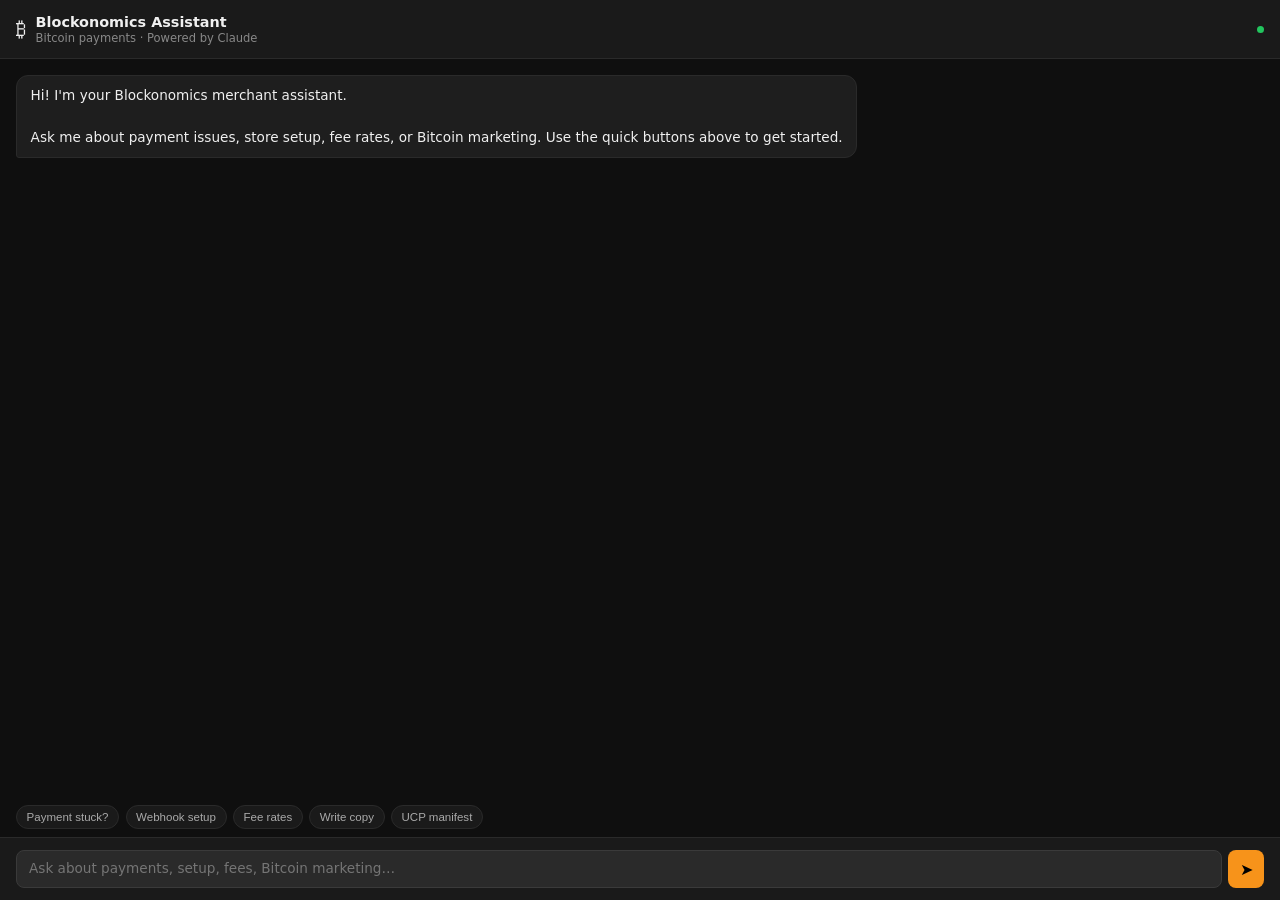
<file: static/widget.html>
<!DOCTYPE html>
<html lang="en">
<head>
  <meta charset="UTF-8"/>
  <meta name="viewport" content="width=device-width, initial-scale=1.0"/>
  <title>Blockonomics Assistant</title>
  <style>
    * { box-sizing: border-box; margin: 0; padding: 0; }

    body {
      font-family: system-ui, -apple-system, sans-serif;
      background: #0f0f0f;
      color: #f0f0f0;
      display: flex;
      flex-direction: column;
      height: 100vh;
      overflow: hidden;
    }

    /* Header */
    header {
      display: flex;
      align-items: center;
      gap: 0.6rem;
      padding: 0.85rem 1rem;
      background: #1a1a1a;
      border-bottom: 1px solid #2a2a2a;
      flex-shrink: 0;
    }
    .logo { font-size: 1.3rem; }
    .header-text h1 { font-size: 0.9rem; font-weight: 600; color: #f0f0f0; }
    .header-text p  { font-size: 0.72rem; color: #888; margin-top: 1px; }
    .status-dot {
      width: 7px; height: 7px; border-radius: 50%;
      background: #22c55e; margin-left: auto; flex-shrink: 0;
    }

    /* Chat area */
    #chat {
      flex: 1;
      overflow-y: auto;
      padding: 1rem;
      display: flex;
      flex-direction: column;
      gap: 0.6rem;
      scroll-behavior: smooth;
    }
    #chat::-webkit-scrollbar { width: 4px; }
    #chat::-webkit-scrollbar-track { background: transparent; }
    #chat::-webkit-scrollbar-thumb { background: #333; border-radius: 4px; }

    .msg {
      max-width: 88%;
      padding: 0.55rem 0.85rem;
      border-radius: 12px;
      font-size: 0.85rem;
      line-height: 1.55;
      white-space: pre-wrap;
      word-break: break-word;
    }
    .msg.user {
      align-self: flex-end;
      background: #f7931a;
      color: #000;
      border-bottom-right-radius: 3px;
    }
    .msg.bot {
      align-self: flex-start;
      background: #1e1e1e;
      border: 1px solid #2a2a2a;
      border-bottom-left-radius: 3px;
    }
    .msg.thinking { opacity: 0.5; font-style: italic; }

    /* Quick prompts */
    #quick-prompts {
      padding: 0 1rem 0.5rem;
      display: flex;
      gap: 0.4rem;
      flex-wrap: wrap;
      flex-shrink: 0;
    }
    .qp {
      font-size: 0.72rem;
      padding: 0.3rem 0.6rem;
      border-radius: 20px;
      border: 1px solid #2a2a2a;
      background: #1a1a1a;
      color: #aaa;
      cursor: pointer;
      white-space: nowrap;
      transition: border-color 0.15s, color 0.15s;
    }
    .qp:hover { border-color: #f7931a; color: #f7931a; }

    /* Input area */
    form {
      display: flex;
      gap: 0.4rem;
      padding: 0.75rem 1rem;
      background: #1a1a1a;
      border-top: 1px solid #2a2a2a;
      flex-shrink: 0;
    }
    textarea {
      flex: 1;
      background: #2a2a2a;
      border: 1px solid #3a3a3a;
      border-radius: 8px;
      padding: 0.5rem 0.75rem;
      color: #f0f0f0;
      font-size: 0.85rem;
      font-family: inherit;
      resize: none;
      line-height: 1.4;
      height: 38px;
      max-height: 120px;
      outline: none;
      overflow-y: hidden;
      transition: border-color 0.15s;
    }
    textarea:focus { border-color: #f7931a; }
    button[type=submit] {
      background: #f7931a;
      color: #000;
      border: none;
      border-radius: 8px;
      width: 36px;
      height: 38px;
      display: flex;
      align-items: center;
      justify-content: center;
      cursor: pointer;
      flex-shrink: 0;
      font-size: 1rem;
      transition: opacity 0.15s;
    }
    button[type=submit]:disabled { opacity: 0.4; cursor: not-allowed; }
  </style>
</head>
<body>
  <header>
    <div class="logo" id="header-logo">₿</div>
    <div class="header-text">
      <h1 id="header-title">Payment Assistant</h1>
      <p id="header-sub">Merchant support · Powered by Claude</p>
    </div>
    <div class="status-dot" title="Online"></div>
  </header>

  <div id="chat"></div>

  <div id="quick-prompts"></div>

  <form id="form">
    <textarea id="input" placeholder="Ask about payments, setup, fees, marketing…" rows="1"></textarea>
    <button type="submit" id="btn" aria-label="Send">➤</button>
  </form>

  <script>
    const chatEl = document.getElementById('chat');
    const form   = document.getElementById('form');
    const input  = document.getElementById('input');
    const btn    = document.getElementById('btn');

    // Read params set by embed.js
    const params        = new URLSearchParams(window.location.search);
    const API_URL       = params.get('api')      || '';
    const MERCHANT      = params.get('merchant') || '';
    const SESSION_TOKEN = params.get('token')    || '';

    // Merchant context is injected fresh on every request server-side
    const history = [];

    // ── Gateway config ────────────────────────────────────────────────────────
    const GATEWAY_CONFIG = {
      blockonomics: {
        logo: '₿',
        name: 'Blockonomics Assistant',
        sub: 'Bitcoin payments · Powered by Claude',
        placeholder: 'Ask about payments, setup, fees, Bitcoin marketing…',
        welcome: "Hi! I'm your Blockonomics merchant assistant.\n\nAsk me about payment issues, store setup, fee rates, or Bitcoin marketing. Use the quick buttons above to get started.",
        prompts: [
          { label: 'Payment stuck?',  q: 'Why is my payment not confirmed?' },
          { label: 'Webhook setup',   q: 'How do I set up my webhook callback URL?' },
          { label: 'Fee rates',       q: 'What are the current Bitcoin fee rates?' },
          { label: 'Write copy',      q: 'Help me write a product description that accepts Bitcoin' },
          { label: 'UCP manifest',    q: 'Generate a UCP manifest for my store' },
        ],
      },
      stripe: {
        logo: '💳',
        name: 'Stripe Assistant',
        sub: 'Stripe payments · Powered by Claude',
        placeholder: 'Ask about Stripe payments, setup, fees, marketing…',
        welcome: "Hi! I'm your Stripe merchant assistant.\n\nAsk me about payment issues, Stripe setup, fees, or store marketing. Use the quick buttons above to get started.",
        prompts: [
          { label: 'Payment failed?',   q: 'Why did my Stripe payment fail?' },
          { label: 'Webhook setup',     q: 'How do I set up my Stripe webhook?' },
          { label: 'Stripe fees',       q: 'What are Stripe processing fees?' },
          { label: 'Write copy',        q: 'Help me write a product description for my Stripe store' },
          { label: 'Refund process',    q: 'How do I process a refund in Stripe?' },
        ],
      },
      coinbase: {
        logo: '🔵',
        name: 'Coinbase Commerce Assistant',
        sub: 'Crypto payments · Powered by Claude',
        placeholder: 'Ask about Coinbase Commerce, setup, crypto fees…',
        welcome: "Hi! I'm your Coinbase Commerce merchant assistant.\n\nAsk me about payment issues, store setup, crypto fees, or marketing. Use the quick buttons above to get started.",
        prompts: [
          { label: 'Payment stuck?',   q: 'Why is my Coinbase Commerce payment not confirmed?' },
          { label: 'Webhook setup',    q: 'How do I set up my Coinbase Commerce webhook?' },
          { label: 'Crypto fees',      q: 'What are the current crypto fee rates?' },
          { label: 'Write copy',       q: 'Help me write a product description that accepts crypto' },
          { label: 'Supported coins',  q: 'Which cryptocurrencies does Coinbase Commerce support?' },
        ],
      },
      bitpay: {
        logo: '₿',
        name: 'BitPay Assistant',
        sub: 'Bitcoin payments · Powered by Claude',
        placeholder: 'Ask about BitPay payments, setup, fees…',
        welcome: "Hi! I'm your BitPay merchant assistant.\n\nAsk me about payment issues, BitPay setup, fees, or marketing. Use the quick buttons above to get started.",
        prompts: [
          { label: 'Payment stuck?',   q: 'Why is my BitPay payment not confirmed?' },
          { label: 'Webhook setup',    q: 'How do I set up my BitPay webhook?' },
          { label: 'Fee rates',        q: 'What are current Bitcoin fee rates?' },
          { label: 'Write copy',       q: 'Help me write a product description that accepts Bitcoin' },
          { label: 'Lightning setup',  q: 'How do I enable Lightning Network on BitPay?' },
        ],
      },
      nowpayments: {
        logo: '🪙',
        name: 'NOWPayments Assistant',
        sub: 'Crypto payments · Powered by Claude',
        placeholder: 'Ask about NOWPayments, setup, crypto fees…',
        welcome: "Hi! I'm your NOWPayments merchant assistant.\n\nAsk me about payment issues, store setup, crypto fees, or marketing. Use the quick buttons above to get started.",
        prompts: [
          { label: 'Payment stuck?',    q: 'Why is my NOWPayments payment not confirmed?' },
          { label: 'Webhook setup',     q: 'How do I set up my NOWPayments webhook?' },
          { label: 'Supported coins',   q: 'Which coins does NOWPayments support?' },
          { label: 'Write copy',        q: 'Help me write a product description that accepts crypto' },
          { label: 'Auto-conversion',   q: 'How does auto-conversion to stablecoins work?' },
        ],
      },
      coingate: {
        logo: '🔷',
        name: 'CoinGate Assistant',
        sub: 'Crypto payments · Powered by Claude',
        placeholder: 'Ask about CoinGate, setup, fees…',
        welcome: "Hi! I'm your CoinGate merchant assistant.\n\nAsk me about payment issues, store setup, fees, or marketing. Use the quick buttons above to get started.",
        prompts: [
          { label: 'Payment stuck?',  q: 'Why is my CoinGate payment not confirmed?' },
          { label: 'Webhook setup',   q: 'How do I set up my CoinGate webhook?' },
          { label: 'SEPA settlement', q: 'How does SEPA settlement work on CoinGate?' },
          { label: 'Write copy',      q: 'Help me write a product description that accepts crypto' },
          { label: 'Supported coins', q: 'Which coins does CoinGate support?' },
        ],
      },
    };

    function applyGatewayConfig(gateway) {
      const cfg = GATEWAY_CONFIG[gateway] || GATEWAY_CONFIG['blockonomics'];

      document.getElementById('header-logo').textContent  = cfg.logo;
      document.getElementById('header-title').textContent = cfg.name;
      document.getElementById('header-sub').textContent   = cfg.sub;
      document.getElementById('input').placeholder        = cfg.placeholder;

      const qpEl = document.getElementById('quick-prompts');
      qpEl.innerHTML = '';
      cfg.prompts.forEach(p => {
        const b = document.createElement('button');
        b.className   = 'qp';
        b.dataset.q   = p.q;
        b.textContent = p.label;
        b.addEventListener('click', () => sendMessage(p.q));
        qpEl.appendChild(b);
      });

      addMsg(cfg.welcome, 'bot');
    }

    // Load gateway config + news in a single call, apply everything at once
    async function initWidget() {
      let gateway = 'blockonomics';
      let newsData = null;
      if (API_URL) {
        try {
          const qs = MERCHANT ? `?merchant=${encodeURIComponent(MERCHANT)}` : '';
          const res = await fetch(`${API_URL}/api/news${qs}`);
          if (res.ok) {
            newsData = await res.json();
            if (newsData.gateway) gateway = newsData.gateway.toLowerCase();
          }
        } catch { /* use default */ }
      }
      applyGatewayConfig(gateway);
      if (newsData && newsData.title) showNewsCard(newsData);
    }

    function addMsg(text, role, thinking = false) {
      const div = document.createElement('div');
      div.className = `msg ${role}${thinking ? ' thinking' : ''}`;
      div.textContent = text;
      chatEl.appendChild(div);
      chatEl.scrollTop = chatEl.scrollHeight;
      return div;
    }

    async function sendMessage(text) {
      if (!text.trim()) return;
      input.value = '';
      autoResize();
      btn.disabled = true;

      addMsg(text, 'user');
      history.push({ role: 'user', content: text });

      const thinking = addMsg('Thinking…', 'bot', true);

      try {
        const res = await fetch(`${API_URL}/api/chat`, {
          method: 'POST',
          headers: { 'Content-Type': 'application/json' },
          body: JSON.stringify({
            messages: history,
            merchant: MERCHANT || undefined,
            session_token: SESSION_TOKEN || undefined,
          }),
        });
        const data = await res.json();
        thinking.remove();
        const reply = data.reply || data.detail || 'Something went wrong.';
        addMsg(reply, 'bot');
        history.push({ role: 'assistant', content: reply });
      } catch {
        thinking.textContent = 'Network error — check that the assistant backend is running.';
        thinking.classList.remove('thinking');
      } finally {
        btn.disabled = false;
        input.focus();
      }
    }

    form.addEventListener('submit', (e) => {
      e.preventDefault();
      sendMessage(input.value);
    });

    // Shift+Enter = newline, Enter alone = send
    input.addEventListener('keydown', (e) => {
      if (e.key === 'Enter' && !e.shiftKey) {
        e.preventDefault();
        sendMessage(input.value);
      }
    });

    // Auto-resize textarea
    function autoResize() {
      input.style.height = '38px';
      input.style.height = Math.min(input.scrollHeight, 120) + 'px';
      input.style.overflowY = input.scrollHeight > 120 ? 'auto' : 'hidden';
    }
    input.addEventListener('input', autoResize);

    const GATEWAY_DISPLAY_NAMES = {
      blockonomics: 'Blockonomics', stripe: 'Stripe', coinbase: 'Coinbase Commerce',
      bitpay: 'BitPay', nowpayments: 'NOWPayments', coingate: 'CoinGate',
    };

    function isSafeUrl(urlString) {
      try {
        const url = new URL(urlString);
        return ['http:', 'https:'].includes(url.protocol);
      } catch { return false; }
    }

    function showNewsCard(data) {
      const card = document.createElement('div');
      card.style.cssText = `
        margin: 0.25rem 0; padding: 0.7rem 0.85rem;
        background: rgba(247,147,26,0.08); border: 1px solid rgba(247,147,26,0.25);
        border-radius: 10px; font-size: 0.78rem; line-height: 1.5;
        align-self: flex-start; max-width: 92%;
      `;

      const gatewayName = GATEWAY_DISPLAY_NAMES[data.gateway] || data.gateway || 'Payment Gateway';

      const label = document.createElement('div');
      label.style.cssText = 'font-size:0.65rem;font-weight:700;color:#f7931a;text-transform:uppercase;letter-spacing:0.06em;margin-bottom:0.3rem;';
      label.textContent = `New update from ${gatewayName}`;

      // Strip markdown ** and trailing punctuation from title
      const cleanTitle = (data.title || '').replace(/\*+/g, '').replace(/[:\s]+$/, '');
      const title = document.createElement('div');
      title.style.cssText = 'font-weight:600;color:#f0f0f0;margin-bottom:0.2rem;';
      title.textContent = cleanTitle;

      card.appendChild(label);
      card.appendChild(title);

      if (data.body) {
        const body = document.createElement('div');
        body.style.color = '#aaa';
        body.textContent = data.body;
        card.appendChild(body);
      }

      const linksRow = document.createElement('div');
      linksRow.style.cssText = 'margin-top:0.4rem;display:flex;gap:0.75rem;flex-wrap:wrap;';
      if (data.url && isSafeUrl(data.url)) {
        const link = document.createElement('a');
        link.href = data.url; link.target = '_blank'; link.rel = 'noopener noreferrer';
        link.style.cssText = 'color:#f7931a;font-size:0.72rem;text-decoration:none;';
        link.textContent = 'Read full update →';
        linksRow.appendChild(link);
      }
      if (data.community_url && isSafeUrl(data.community_url)) {
        const clink = document.createElement('a');
        clink.href = data.community_url; clink.target = '_blank'; clink.rel = 'noopener noreferrer';
        clink.style.cssText = 'color:#888;font-size:0.72rem;text-decoration:none;';
        clink.textContent = 'Join community →';
        linksRow.appendChild(clink);
      }
      if (linksRow.children.length) card.appendChild(linksRow);

      chatEl.appendChild(card);
      chatEl.scrollTop = chatEl.scrollHeight;
    }

    initWidget();
</script>
</body>
</html>
</file>
